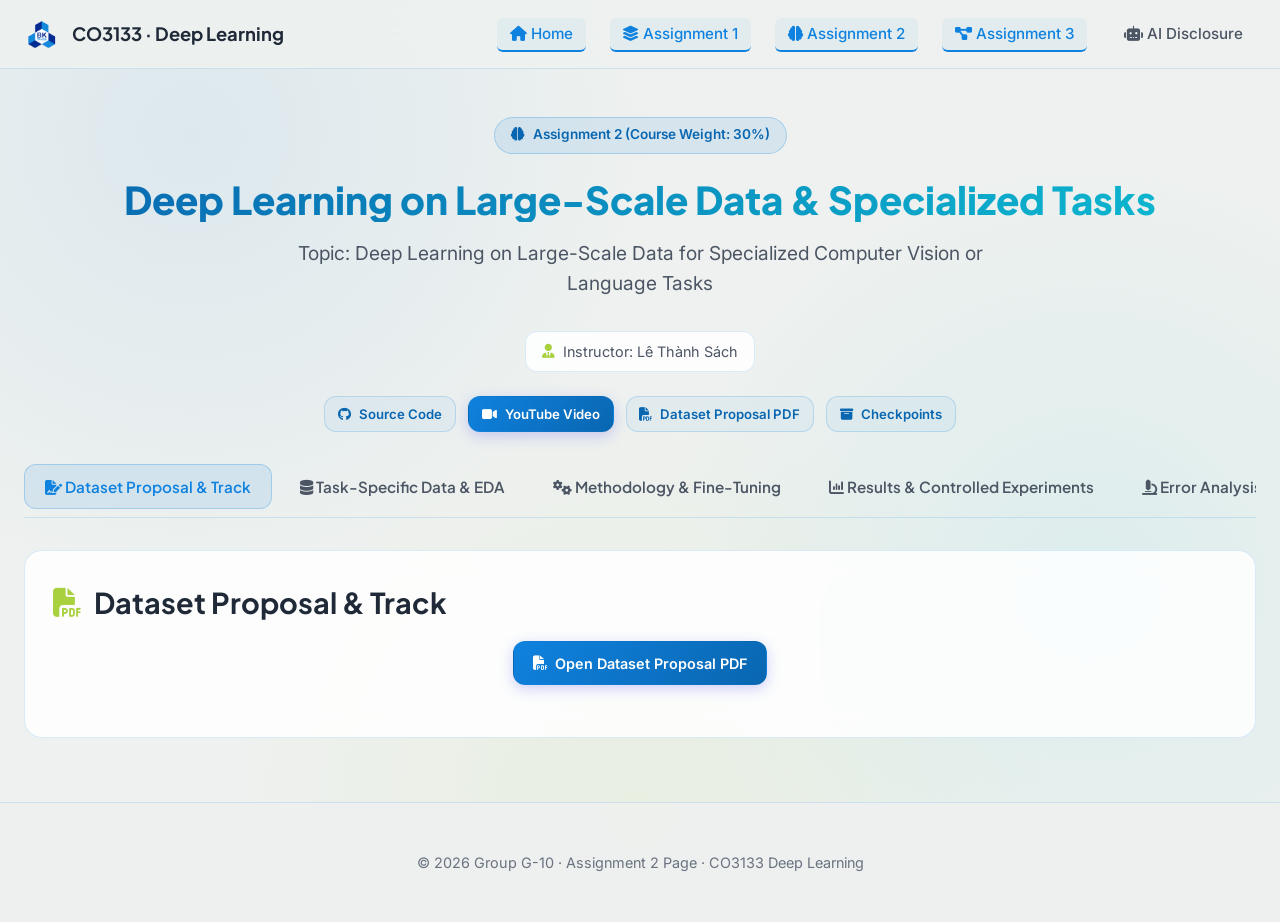
<file: Assignment2/index.html>
<!DOCTYPE html>
<html lang="en">
<head>
  <meta charset="UTF-8">
  <meta name="viewport" content="width=device-width, initial-scale=1.0">
  <title>Assignment 2 | Deep Learning & Its Applications</title>
  <meta name="description" content="Assignment 2: Deep Learning on Large-Scale Data and Specialized Tasks - Specialized Computer Vision / Language Track.">
  <link rel="stylesheet" href="../docs/assets/css/styles.css">
  <link rel="stylesheet" href="https://cdnjs.cloudflare.com/ajax/libs/font-awesome/6.4.0/css/all.min.css">
</head>
<body>

  <!-- Navigation Bar -->
  <nav class="navbar">
    <div class="container">
      <a href="../docs/index.html" class="nav-brand">
        <img src="../docs/assets/logoBK.png" alt="HCMUT Logo" class="brand-logo">
        <span>CO3133 · Deep Learning</span>
      </a>
      <ul class="nav-links">
        <li><a href="../docs/index.html" class="nav-link"><i class="fa-solid fa-house"></i> Home</a></li>
        <li><a href="../Assignment1/index.html" class="nav-link"><i class="fa-solid fa-layer-group"></i> Assignment 1</a></li>
        <li><a href="index.html" class="nav-link active"><i class="fa-solid fa-brain"></i> Assignment 2</a></li>
        <li><a href="../Assignment3/index.html" class="nav-link"><i class="fa-solid fa-diagram-project"></i> Assignment 3</a></li>
        <li><a href="../docs/index.html#ai-disclosure" class="nav-link"><i class="fa-solid fa-robot"></i> AI Disclosure</a></li>
      </ul>
    </div>
  </nav>

  <!-- Page Header -->
  <header class="hero" style="padding: 3rem 0 2rem 0;">
    <div class="container">
      <div class="hero-pill">
        <i class="fa-solid fa-brain"></i> Assignment 2 (Course Weight: 30%)
      </div>
      <h1 class="hero-title" style="font-size: 2.4rem;">Deep Learning on Large-Scale Data & Specialized Tasks</h1>
      <p class="hero-subtitle">
        Topic: Deep Learning on Large-Scale Data for Specialized Computer Vision or Language Tasks
      </p>

      <div class="hero-meta">
        <div class="meta-item"><i class="fa-solid fa-user-tie"></i> Instructor: Lê Thành Sách</div>
      </div>

      <div class="card-footer" style="justify-content: center; margin-top: 1.5rem;">
        <a href="https://github.com/MinhTrinhh/deep-learning-landing-page/tree/main/Assignment2/code" target="_blank" class="btn btn-secondary btn-sm"><i class="fa-brands fa-github"></i> Source Code</a>
        <a href="https://youtu.be/TchsxLzObbA" target="_blank" rel="noopener" class="btn btn-primary btn-sm"><i class="fa-solid fa-video"></i> YouTube Video</a>
        <a href="./dataproposal/dataproposal.pdf" target="_blank" class="btn btn-secondary btn-sm"><i class="fa-solid fa-file-pdf"></i> Dataset Proposal PDF</a>
        <a href="https://drive.google.com/drive/folders/1FDS-l2lV9RcuxKZlSyAKLUx_jlTiCJX3?usp=sharing" target="_blank" rel="noopener" class="btn btn-secondary btn-sm"><i class="fa-solid fa-box-archive"></i> Checkpoints</a>
      </div>
    </div>
  </header>

  <!-- Main Content Area (Handbook Section 2.2) -->
  <main class="container">

    <!-- Interactive Navigation Tabs -->
    <div class="tabs">
      <button class="tab-btn active" data-tab="tab-proposal"><i class="fa-solid fa-file-signature"></i> Dataset Proposal & Track</button>
      <button class="tab-btn" data-tab="tab-data"><i class="fa-solid fa-database"></i> Task-Specific Data & EDA</button>
      <button class="tab-btn" data-tab="tab-methodology"><i class="fa-solid fa-gears"></i> Methodology & Fine-Tuning</button>
      <button class="tab-btn" data-tab="tab-results"><i class="fa-solid fa-chart-column"></i> Results & Controlled Experiments</button>
      <button class="tab-btn" data-tab="tab-analysis"><i class="fa-solid fa-microscope"></i> Error Analysis & Compute Cost</button>
      <button class="tab-btn" data-tab="tab-video"><i class="fa-solid fa-play"></i> Video & Deliverables</button>
      <button class="tab-btn" data-tab="tab-ai"><i class="fa-solid fa-robot"></i> AI Disclosure</button>
    </div>

    <!-- TAB 1: Dataset Proposal -->
    <div class="tab-content active" id="tab-proposal">
      <div class="card">
        <h2 class="section-title"><i class="fa-solid fa-file-pdf"></i> Dataset Proposal & Track</h2>
        <div class="card-body" style="margin-top: 1rem; text-align: center;">
          <a href="./dataproposal/dataproposal.pdf" target="_blank" class="btn btn-primary">
            <i class="fa-solid fa-file-pdf"></i> Open Dataset Proposal PDF
          </a>
        </div>
      </div>
    </div>

    <!-- TAB 2: Task-Specific Data & EDA -->
    <div class="tab-content" id="tab-data">
      <div class="card">
        <h2 class="section-title"><i class="fa-solid fa-chart-line"></i> Exploratory Data Analysis</h2>
        <div class="card-body" style="margin-top: 1rem;">
          <p>
            The dataset contains COVID-19-related tweets labeled with one of five sentiment classes.
            The analysis below summarizes class balance, tweet length, and the temporal structure of
            the supplied training and test splits, and closes with representative example tweets. The model input is <code>OriginalTweet</code>; the
            target is <code>Sentiment</code>.
          </p>

          <div class="grid-2" style="margin-top: 1.5rem; gap: 1rem;">
            <div class="card" style="margin: 0;">
              <div class="card-body">
                <p style="color: var(--text-muted); margin-bottom: 0.35rem;">Training samples</p>
                <h3 style="margin: 0;">41,157</h3>
              </div>
            </div>
            <div class="card" style="margin: 0;">
              <div class="card-body">
                <p style="color: var(--text-muted); margin-bottom: 0.35rem;">Test samples</p>
                <h3 style="margin: 0;">3,798</h3>
              </div>
            </div>
            <div class="card" style="margin: 0;">
              <div class="card-body">
                <p style="color: var(--text-muted); margin-bottom: 0.35rem;">Sentiment classes</p>
                <h3 style="margin: 0;">5</h3>
              </div>
            </div>
            <div class="card" style="margin: 0;">
              <div class="card-body">
                <p style="color: var(--text-muted); margin-bottom: 0.35rem;">Missing tweet texts / labels</p>
                <h3 style="margin: 0;">0 / 0</h3>
              </div>
            </div>
          </div>

          <h3 style="margin-top: 2rem;">1. Sentiment Class Distribution</h3>
          <p>
            Positive is the largest training class (11,422; 27.75%), while Extremely Negative is the
            smallest (5,481; 13.32%). The dataset is moderately imbalanced, but no single class
            dominates. Accuracy should therefore be reported alongside macro-F1, which weights all
            five classes equally.
          </p>
          <figure style="margin: 1.25rem 0 1.75rem;">
            <img src="./corona_eda/class_distribution.png"
                 alt="Bar charts showing sentiment counts in the training and test sets"
                 loading="lazy"
                 style="display: block; width: 100%; max-width: 1000px; height: auto; margin: 0 auto; border-radius: var(--radius-md);">
            <figcaption style="text-align: center; color: var(--text-muted); font-size: 0.9rem; margin-top: 0.6rem;">
              Figure 1. Sentiment label counts in the supplied training and test sets.
            </figcaption>
          </figure>

          <h3>2. Tweet Length and Text Characteristics</h3>
          <p>
            Tweets contain informal social-media text, including URLs, hashtags, mentions, and
            punctuation. Mean tweet length is 204.20 characters and 30.50 whitespace-separated words
            in the training set, compared with 213.44 characters and 32.91 words in the test set.
            The observed maximum is 64 words in training and 62 words in testing.
          </p>
          <figure style="margin: 1.25rem 0 1.75rem;">
            <img src="./corona_eda/train_daily_counts.png"
                 alt="Histograms of whitespace-separated word counts per tweet for the training and test sets"
                 loading="lazy"
                 style="display: block; width: 100%; max-width: 1000px; height: auto; margin: 0 auto; border-radius: var(--radius-md);">
            <figcaption style="text-align: center; color: var(--text-muted); font-size: 0.9rem; margin-top: 0.6rem;">
              Figure 2. Word-count distributions for training and test tweets.
            </figcaption>
          </figure>

          <div class="table-responsive" style="margin: 1rem 0 1.75rem;">
            <table class="table">
              <thead>
                <tr><th>Statistic</th><th>Training set</th><th>Test set</th></tr>
              </thead>
              <tbody>
                <tr><td>Mean characters per tweet</td><td>204.20</td><td>213.44</td></tr>
                <tr><td>Median characters per tweet</td><td>215</td><td>227</td></tr>
                <tr><td>Mean words per tweet</td><td>30.50</td><td>32.91</td></tr>
                <tr><td>Median words per tweet</td><td>32</td><td>34</td></tr>
                <tr><td>Mean URLs per tweet</td><td>0.58</td><td>0.48</td></tr>
                <tr><td>Mean hashtags per tweet</td><td>1.97</td><td>2.06</td></tr>
                <tr><td>Mean mentions per tweet</td><td>0.43</td><td>0.32</td></tr>
              </tbody>
            </table>
          </div>

          <p>
            Preprocessing will preserve sentiment-bearing signals such as negation, punctuation,
            and hashtags. Token sequences will be truncated and padded consistently, with padding
            excluded from meaningful model computation through attention masks or sequence-length
            handling.
          </p>

          <h3 style="margin-top: 2rem;">3. Temporal Distribution Shift</h3>
          <p>
            The supplied test set primarily predates the training set: test dates span 2–16 March
            2020, whereas training dates span 16 March–14 April 2020. Tweet volume also varies
            substantially by date. Because COVID-19 discussion and public sentiment can change over
            time, test performance may reflect temporal distribution differences as well as model
            quality.
          </p>
          <div class="grid-2" style="margin-top: 1rem; gap: 1rem;">
            <figure style="margin: 0;">
              <img src="./corona_eda/word_count_distribution.png"
                   alt="Line chart of test tweet counts by date from early to mid-March 2020"
                   loading="lazy"
                   style="display: block; width: 100%; height: auto; border-radius: var(--radius-md);">
              <figcaption style="text-align: center; color: var(--text-muted); font-size: 0.9rem; margin-top: 0.6rem;">
                Figure 3. Test tweets per date (2–16 March 2020).
              </figcaption>
            </figure>
            <figure style="margin: 0;">
              <img src="./corona_eda/test_daily_counts.png"
                   alt="Line chart of training tweet counts by date from mid-March to mid-April 2020"
                   loading="lazy"
                   style="display: block; width: 100%; height: auto; border-radius: var(--radius-md);">
              <figcaption style="text-align: center; color: var(--text-muted); font-size: 0.9rem; margin-top: 0.6rem;">
                Figure 4. Training tweets per date (16 March–14 April 2020).
              </figcaption>
            </figure>
          </div>

          <h3 style="margin-top: 2rem;">4. Duplicate and Missing-Value Checks</h3>
          <p>
            Tweet texts and sentiment labels have no missing values. The preliminary normalized-text
            check found 15 repeated texts within the training set, no repeated normalized texts within
            the test set, and one normalized text shared across the two splits (approximately 0.03% of
            unique test texts). No conflicting sentiment labels were found for normalized duplicates.
            This overlap should be documented when reporting final evaluation results.
          </p>
          <p>
            Examples of the texts that are duplicated within the training set are listed below,
            each with its sentiment label (identical across all copies).
          </p>
          <div class="table-responsive" style="margin: 1rem 0 1.75rem;">
            <table class="table">
              <thead>
                <tr><th>#</th><th>OriginalTweet</th><th>Sentiment</th></tr>
              </thead>
              <tbody>
                <tr><td>1</td><td>Scammers often prey on people in the most difficult situations If you re contacted by someone offering to recover your money for an event or a holiday look out for the signs of a potential</td><td>Neutral</td></tr>
                <tr><td>2</td><td>19 for this too shall pass</td><td>Neutral</td></tr>
                <tr><td>3</td><td>Our life really changed about the middle of last week to be really honest with you said South Michigan Food Bank CEO Peter Vogel The demand on food from us has been really dramatic</td><td>Positive</td></tr>
                <tr><td>4</td><td>19 Get protected face masks on stock  regular prices</td><td>Positive</td></tr>
                <tr><td>5</td><td>With oil prices falling amid the COVID 19 recession it s the beginning of the end for fracking</td><td>Negative</td></tr>
                <tr><td>6</td><td>Part 2 No Toilet Paper Don t do this</td><td>Negative</td></tr>
                <tr><td>7</td><td>To get through this together we must all stay apart means you can still go to the grocery store as long as you re not in mandatory isolation or quarantine but limit it to once per week Otherwise</td><td>Positive</td></tr>
                <tr><td>8</td><td>With milk prices plunging to lows dairy farmers are dumping the product to curb an oversupply during the lockdown More</td><td>Negative</td></tr>
                <tr><td>9</td><td>All hands on deck  Grocery store executives get a taste of the hard life on coronavirus front lines</td><td>Negative</td></tr>
                <tr><td>10</td><td>With the COVID 19 pandemic ongoing many people are nervous about going to the grocery store An old tradition is seeing an uptick in business the milkman</td><td>Negative</td></tr>
                <tr><td>11</td><td>Food supply chains are strong in the COVID 19 pandemic To keep them that way strong public private cooperation smart policy responses and prudent consumer behavior are essential</td><td>Extremely Positive</td></tr>
                <tr><td>12</td><td>Remember if anyone in your household shows symptoms that may be Coronavirus then you MUST all stay at home That means no one goes to the supermarket or for walks outside Everyone stays in and follows these rules</td><td>Negative</td></tr>
              </tbody>
            </table>
          </div>

          <h3 style="margin-top: 2rem;">5. Representative Samples</h3>
          <p>
            Figure 5 shows 15 training tweets drawn at random (fixed seed), each titled with its
            sentiment label. They illustrate the kind of input the models will encounter: informal,
            noisy social-media text, mostly about supermarkets, panic buying, masks, online
            shopping, and public life in early 2020. Length varies from a single sentence to tweets
            long enough to be shortened in the figure, matching the word-count spread in Section 2.
            Fifteen tweets are too few to estimate class proportions, so those should be read from
            Section 1 rather than from this sample.
          </p>
          <figure style="margin: 1.25rem 0 1.75rem;">
            <img src="./outputs/eda/random_examples.png"
                 alt="Grid of 15 random training tweets, each titled with its sentiment label"
                 loading="lazy"
                 style="display: block; width: 100%; max-width: 1000px; height: auto; margin: 0 auto; border-radius: var(--radius-md);">
            <figcaption style="text-align: center; color: var(--text-muted); font-size: 0.9rem; margin-top: 0.6rem;">
              Figure 5. Fifteen random training tweets with their sentiment labels. Text is shown as
              decoded from the uncased tokenizer (lowercased, punctuation separated by spaces), and
              long tweets are shortened with an ellipsis, so it differs slightly from the raw CSV text.
            </figcaption>
          </figure>

          <div class="table-responsive" style="margin: 1rem 0 1.75rem;">
            <table class="table">
              <thead>
                <tr><th>Sample type</th><th>What it looks like</th><th>Examples in Figure 5</th></tr>
              </thead>
              <tbody>
                <tr>
                  <td>Markup and noise</td>
                  <td>Hashtags, @mentions, shortened links, and HTML-escaped ampersands appear inline with the text.</td>
                  <td><code># covid2019 # stayhomechallenge</code>, <code>@ keithbaldrey</code>, <code>https : / / t. co / kt8ltfpikn</code>, <code>amp ;</code></td>
                </tr>
                <tr>
                  <td>Informal writing</td>
                  <td>Missing apostrophes, casual phrasing, and rhetorical questions.</td>
                  <td>"ive never seen my pharmacy and grocery store so crowded", "doesnt want her identity", "who will benefit from this wave?"</td>
                </tr>
                <tr>
                  <td>Personal experience and opinion</td>
                  <td>First-person anecdotes, warnings, and complaints about panic buying, mask shortages, and personal risk.</td>
                  <td>Sweets-and-toilet-paper anecdote (Extremely Positive), masks in Finland (Extremely Negative), high-risk shopper (Extremely Negative)</td>
                </tr>
                <tr>
                  <td>News and informational posts</td>
                  <td>Neutral reporting with no personal voice, labeled with a range of classes.</td>
                  <td>Assessment centre opening (Neutral), primary elections pushed back (Neutral), cash use falling (Negative), donation to a city (Positive)</td>
                </tr>
                <tr>
                  <td>Promotional and business content</td>
                  <td>Marketing and consulting text aimed at brands and retailers, with little emotional language.</td>
                  <td>"find out how you can optimise talent generated content", "its imperative that marketers are sensitive", Acosta research initiative (all Positive)</td>
                </tr>
              </tbody>
            </table>
          </div>
        </div>
      </div>
    </div>

    <!-- TAB 3: Methodology -->
    <div class="tab-content" id="tab-methodology">
      <div class="card">
        <h2 class="section-title"><i class="fa-solid fa-sliders"></i> Baseline, Pretrained Backbone & Fine-Tuning Protocol</h2>
        <div class="card-body" style="margin-top: 1rem;">
          <p>
            The study compares three models on five-class tweet sentiment classification: a BiLSTM
            trained from scratch (EXP-1), DistilBERT with a frozen backbone where only the
            classification head is trained (EXP-2), and DistilBERT with full fine-tuning (EXP-3).
            All three share the same tokenizer, data splits, random seed, and checkpoint-selection
            rule, so differences in results come from the model and the training scope rather than
            from the data pipeline.
          </p>

          <!-- Activity Diagram -->
          <div class="method-heading">
            <div>
              <h3><i class="fa-solid fa-diagram-project"></i> Unified Experiment Activity Diagram</h3>
            </div>
            <p>Tokenize → split → train → validate → restore the best checkpoint → test once.</p>
          </div>

          <figure class="pipeline-diagram">
            <a href="./diagram-pipeline/pipeline-dl2.drawio.svg" target="_blank" aria-label="Open the full-size experiment activity diagram">
              <img src="./diagram-pipeline/pipeline-dl2.drawio.svg" alt="Activity diagram of the Corona_NLP data preparation, model training, checkpoint selection, testing, and evaluation workflow" style="color-scheme: only light;">
            </a>
            <figcaption>
              <span>Unified activity diagram for the data, model-development, and evaluation phases.</span>
            </figcaption>
          </figure>

          <!-- Data preparation callout -->
          <div class="callout callout-info" style="margin-top: 1.5rem;">
            <div class="callout-title"><i class="fa-solid fa-database"></i> Data Preparation</div>
            <div class="grid-2" style="margin-top: 0.5rem; font-size: 0.88rem;">
              <ul style="padding-left: 1.25rem; margin: 0;">
                <li><strong>Input / target:</strong> <code>OriginalTweet</code> → <code>Sentiment</code> (5 classes)</li>
                <li><strong>Tokenizer:</strong> <code>distilbert/distilbert-base-uncased</code> (lowercased WordPiece), shared by all three models</li>
                <li><strong>Sequence length:</strong> truncated to 128 tokens; padded dynamically to the longest tweet in each batch</li>
                <li><strong>Padding handling:</strong> attention mask for DistilBERT; true sequence lengths derived from the mask for the BiLSTM</li>
              </ul>
              <ul style="padding-left: 1.25rem; margin: 0;">
                <li><strong>Validation:</strong> stratified 10% subset held out from the training file (37,041 train / 4,116 validation, seed 42), used only for early stopping and checkpoint selection</li>
                <li><strong>Test:</strong> supplied test file, evaluated once with the selected checkpoint</li>
                <li><strong>Text handling:</strong> no cleaning; raw tweets are tokenized as-is, so negation, punctuation, hashtags, mentions, and links are preserved</li>
                <li><strong>Augmentation:</strong> none</li>
              </ul>
            </div>
          </div>

          <!-- Training configuration callout -->
          <div class="callout callout-info" style="margin-top: 1.5rem;">
            <div class="callout-title"><i class="fa-solid fa-gear"></i> Shared Training Configuration</div>
            <div class="grid-2" style="margin-top: 0.5rem; font-size: 0.88rem;">
              <ul style="padding-left: 1.25rem; margin: 0;">
                <li><strong>Optimizer:</strong> AdamW (weight decay 0.01)</li>
                <li><strong>Loss:</strong> <code>CrossEntropyLoss</code> (no class weights)</li>
                <li><strong>Gradient clipping:</strong> max norm 1.0</li>
                <li><strong>Early-stopping patience:</strong> 3 epochs</li>
                <li><strong>Checkpoint criterion:</strong> highest validation macro-F1</li>
              </ul>
              <ul style="padding-left: 1.25rem; margin: 0;">
                <li><strong>Random seed:</strong> 42 (Python, NumPy, PyTorch)</li>
                <li><strong>Mixed precision:</strong> not used</li>
                <li><strong>Device:</strong> first available of CUDA, MPS, CPU</li>
                <li><strong>Hardware:</strong> NVIDIA GeForce RTX 4060 Laptop GPU (8 GB)</li>
              </ul>
            </div>
          </div>

          <!-- Experiment configurations -->
          <h3 style="margin-top: 2rem; color: var(--secondary-light); font-size: 1.15rem;"><i class="fa-solid fa-flask"></i> Experiment Configurations</h3>
          <p class="section-desc">Hyperparameters that differ between the three experiments; everything else follows the shared configuration above.</p>
          <div class="table-responsive">
            <table class="table">
              <thead>
                <tr>
                  <th>Experiment</th>
                  <th>Model</th>
                  <th>Trainable parameters</th>
                  <th>Learning rate</th>
                  <th>LR schedule</th>
                  <th>Batch size (train / eval)</th>
                  <th>Max epochs</th>
                  <th>Checkpoint</th>
                </tr>
              </thead>
              <tbody>
                <tr>
                  <td><strong>EXP-1</strong></td>
                  <td>BiLSTM, trained from scratch</td>
                  <td>4,567,557 (100%)</td>
                  <td>1e-3</td>
                  <td>Constant</td>
                  <td>64 / 128</td>
                  <td>15</td>
                  <td><code>checkpoints/bilstm_best.pt</code></td>
                </tr>
                <tr>
                  <td><strong>EXP-2</strong></td>
                  <td>DistilBERT, frozen backbone</td>
                  <td>594,437 of 66,957,317 (0.89%)</td>
                  <td>2e-5</td>
                  <td>10% linear warm-up, then linear decay</td>
                  <td>16 / 32</td>
                  <td>5</td>
                  <td><code>checkpoints/distilbert_freezebb_best/</code></td>
                </tr>
                <tr>
                  <td><strong>EXP-3</strong></td>
                  <td>DistilBERT, full fine-tuning</td>
                  <td>66,957,317 (100%)</td>
                  <td>2e-5</td>
                  <td>10% linear warm-up, then linear decay</td>
                  <td>16 / 32</td>
                  <td>5</td>
                  <td><code>checkpoints/distilbert_best/</code></td>
                </tr>
              </tbody>
            </table>
          </div>

          <!-- Architecture definitions -->
          <h3 style="margin-top: 2rem; color: var(--secondary-light); font-size: 1.15rem;"><i class="fa-solid fa-layer-group"></i> Architecture Definitions</h3>
          <p class="section-desc">A from-scratch recurrent baseline and one pretrained Transformer used in two fine-tuning modes.</p>
          <div class="table-responsive">
            <table class="table">
              <thead>
                <tr>
                  <th>Experiment</th>
                  <th>Input representation</th>
                  <th>Implemented configuration</th>
                  <th>Loss function</th>
                  <th>Parameters</th>
                </tr>
              </thead>
              <tbody>
                <tr>
                  <td><strong>EXP-1 BiLSTM</strong></td>
                  <td>Token ids <code>[B, L]</code> plus sequence lengths</td>
                  <td>Embedding over the 30,522-token DistilBERT vocabulary (128 dimensions, random initialization, padding id 0 excluded from updates); two stacked bidirectional LSTM layers with hidden size 128 and dropout 0.3 between layers; the final forward and backward hidden states of the top layer are concatenated (256 values) → <code>Dropout(0.3)</code> → <code>Linear(256, 5)</code>.</td>
                  <td><code>CrossEntropyLoss</code></td>
                  <td>4,567,557 total; all trainable</td>
                </tr>
                <tr>
                  <td><strong>EXP-2 DistilBERT (frozen backbone)</strong></td>
                  <td>Token ids and attention mask, both <code>[B, L]</code></td>
                  <td>Pretrained <code>distilbert-base-uncased</code> (6 Transformer layers, 12 attention heads, hidden size 768). The first-token state feeds a head of <code>Linear(768, 768)</code> → ReLU → <code>Dropout(0.3)</code> → <code>Linear(768, 5)</code>. Embeddings and all encoder layers are frozen; only the head is trained.</td>
                  <td><code>CrossEntropyLoss</code></td>
                  <td>66,957,317 total; 594,437 trainable</td>
                </tr>
                <tr>
                  <td><strong>EXP-3 DistilBERT (full fine-tuning)</strong></td>
                  <td>Token ids and attention mask, both <code>[B, L]</code></td>
                  <td>Same architecture and classification head as EXP-2, with every parameter (embeddings, encoder layers, and head) updated during training.</td>
                  <td><code>CrossEntropyLoss</code></td>
                  <td>66,957,317 total; all trainable</td>
                </tr>
              </tbody>
            </table>
          </div>

          <section class="architecture-diagrams" aria-labelledby="architecture-diagrams-title">
            <div class="method-heading">
              <div>
                <span class="section-eyebrow">Layer-by-layer reference</span>
                <h3 id="architecture-diagrams-title"><i class="fa-solid fa-sitemap"></i> Implemented Architecture Diagrams</h3>
              </div>
              <p>Layer diagrams show each model’s tensor shapes and which parts are trainable.</p>
            </div>

            <div class="architecture-diagram-grid">
              <figure class="architecture-diagram-card">
                <a href="./diagram-models/bilstm-model.svg" target="_blank" aria-label="Open the full-size BiLSTM architecture diagram">
                  <img src="./diagram-models/bilstm-model.svg" alt="BiLSTM architecture: token ids, 128-dimensional embedding, two bidirectional LSTM layers with hidden size 128, concatenated final forward and backward hidden states, and a classifier producing 5 sentiment logits">
                </a>
                <figcaption>
                  <div class="architecture-diagram-summary"><strong>BiLSTM (EXP-1)</strong><span>Recurrent baseline trained from scratch · 4,567,557 parameters</span></div>
                  <ul class="compact-points">
                    <li>Learns 128-dimensional embeddings for the shared WordPiece vocabulary from random initialization.</li>
                    <li>Reads each tweet in both directions through two stacked LSTM layers, using true lengths to skip padding.</li>
                    <li>Concatenates the final forward and backward hidden states (256 values), applies dropout, and classifies into 5 sentiments.</li>
                  </ul>
                </figcaption>
              </figure>

              <figure class="architecture-diagram-card">
                <a href="./diagram-models/distilbert-frozen-model.svg" target="_blank" aria-label="Open the full-size frozen-backbone DistilBERT architecture diagram">
                  <img src="./diagram-models/distilbert-frozen-model.svg" alt="DistilBERT architecture with a frozen embedding layer and six frozen encoder layers, followed by a trainable classification head producing 5 sentiment logits">
                </a>
                <figcaption>
                  <div class="architecture-diagram-summary"><strong>DistilBERT, frozen backbone (EXP-2)</strong><span>594,437 trainable parameters</span></div>
                  <ul class="compact-points">
                    <li>Embeddings and six encoder layers (66,362,880 parameters) stay fixed.</li>
                    <li>Only the pre-classifier and classifier layers learn the sentiment mapping.</li>
                  </ul>
                </figcaption>
              </figure>

              <figure class="architecture-diagram-card">
                <a href="./diagram-models/distilbert-full-model.svg" target="_blank" aria-label="Open the full-size fully fine-tuned DistilBERT architecture diagram">
                  <img src="./diagram-models/distilbert-full-model.svg" alt="DistilBERT architecture with trainable embedding layer, six trainable encoder layers, and a trainable classification head producing 5 sentiment logits">
                </a>
                <figcaption>
                  <div class="architecture-diagram-summary"><strong>DistilBERT, full fine-tuning (EXP-3)</strong><span>66,957,317 trainable parameters</span></div>
                  <ul class="compact-points">
                    <li>Same architecture as EXP-2, with every layer updated.</li>
                    <li>A small learning rate with warm-up adapts the pretrained weights without overwriting them.</li>
                  </ul>
                </figcaption>
              </figure>
            </div>
          </section>

          <!-- Fine-tuning protocol -->
          <h3 style="margin-top: 2rem; color: var(--secondary-light); font-size: 1.15rem;"><i class="fa-solid fa-sliders"></i> Fine-Tuning Protocol</h3>
          <div class="grid-2" style="margin-top: 1rem; gap: 1rem;">
            <div class="card" style="margin: 0;">
              <div class="card-body">
                <h3 style="margin-top: 0;"><i class="fa-solid fa-lock"></i> Frozen backbone (EXP-2)</h3>
                <ul style="padding-left: 1.25rem; margin: 0;">
                  <li>Gradients are disabled for the embeddings and all six encoder layers.</li>
                  <li>The backbone runs in evaluation mode during training, so its dropout does not perturb the frozen features; the head stays in training mode.</li>
                  <li>The optimizer and gradient clipping only see the 594,437 trainable head parameters.</li>
                </ul>
              </div>
            </div>
            <div class="card" style="margin: 0;">
              <div class="card-body">
                <h3 style="margin-top: 0;"><i class="fa-solid fa-lock-open"></i> Full fine-tuning (EXP-3)</h3>
                <ul style="padding-left: 1.25rem; margin: 0;">
                  <li>All 66,957,317 parameters are updated with AdamW.</li>
                  <li>The learning rate warms up linearly over the first 10% of steps, then decays linearly to zero.</li>
                  <li>Warm-up and the small learning rate (2e-5) limit early updates that could damage pretrained representations.</li>
                  <li>The classification head dropout is 0.3; the encoder keeps DistilBERT’s default dropout.</li>
                </ul>
              </div>
            </div>
          </div>

          <div class="callout callout-info" style="margin-top: 1.5rem;">
            <div class="callout-title">Comparison scope</div>
            <p>
              EXP-2 and EXP-3 use the same learning rate, schedule, batch size, epoch budget, seed,
              and selection rule, so the set of trainable parameters is the only factor that changes.
              EXP-1 differs from both in architecture, pretraining, and hyperparameters, because a
              randomly initialized recurrent model needs a larger learning rate and more epochs.
            </p>
          </div>

          <!-- Evaluation protocol -->
          <h3 style="margin-top: 2rem; color: var(--secondary-light); font-size: 1.15rem;"><i class="fa-solid fa-chart-column"></i> Evaluation Protocol</h3>
          <p class="section-desc">Train, validate each epoch, restore the best validation macro-F1 checkpoint, then test once.</p>
          <div class="table-responsive">
            <table class="table">
              <thead>
                <tr><th>Category</th><th>What is measured</th></tr>
              </thead>
              <tbody>
                <tr>
                  <td>Classification quality</td>
                  <td>Accuracy, macro precision, macro recall, macro F1, and a per-class report on the supplied test split</td>
                </tr>
                <tr>
                  <td>Error structure</td>
                  <td>Confusion matrix per model, plus qualitative examples where the models agree or disagree</td>
                </tr>
                <tr>
                  <td>Learning behavior</td>
                  <td>Per-epoch training and validation loss and accuracy curves</td>
                </tr>
                <tr>
                  <td>Representation analysis</td>
                  <td>PCA, t-SNE, and UMAP projections and a class-prototype cosine similarity matrix of the representation that feeds the final linear layer</td>
                </tr>
                <tr>
                  <td>Compute cost</td>
                  <td>Training time, inference time per sample, FLOPs per sample, parameter count, and model size</td>
                </tr>
              </tbody>
            </table>
          </div>

          <div class="callout callout-info" style="margin-top: 1.5rem;">
            <div class="callout-title">Interpreting test results</div>
            <p>
              The supplied test split predates the training split and shares one normalized text with
              it (EDA Sections 3 and 4). Test scores may therefore reflect temporal distribution shift
              as well as model quality, and the validation subset, not the test set, is used for every
              training decision.
            </p>
          </div>

          <!-- Reproduction commands -->
          <h3 style="margin-top: 2rem; color: var(--secondary-light); font-size: 1.15rem;"><i class="fa-solid fa-terminal"></i> Reproducing the Experiments</h3>
          <div class="table-responsive">
            <table class="table">
              <thead>
                <tr><th>Purpose</th><th>Command</th></tr>
              </thead>
              <tbody>
                <tr><td>Train and evaluate EXP-1 (BiLSTM)</td><td><code>python code/main.py --base</code></td></tr>
                <tr><td>Train and evaluate EXP-2 (frozen backbone)</td><td><code>python code/main.py --pretrained --freeze</code></td></tr>
                <tr><td>Train and evaluate EXP-3 (full fine-tuning)</td><td><code>python code/main.py --pretrained</code></td></tr>
                <tr><td>Evaluate a saved model without training</td><td><code>python code/main.py --base --eval</code>, <code>python code/main.py --pretrained --freeze --eval</code>, or <code>python code/main.py --pretrained --eval</code></td></tr>
                <tr><td>Qualitative comparison from saved checkpoints</td><td><code>python code/main.py --infer</code></td></tr>
              </tbody>
            </table>
          </div>
        </div>
      </div>
    </div>

    <!-- TAB 4: Results & Controlled Experiments -->
    <div class="tab-content" id="tab-results">
      <div class="card">
        <h2 class="section-title"><i class="fa-solid fa-flask"></i> Controlled Factor Experiments & Metrics</h2>
        <div class="card-body" style="margin-top: 1rem;">

          <ul class="compact-points section-desc">
            <li>Same tokenizer, data splits, seed, and checkpoint-selection rule for every experiment.</li>
            <li>Seed <code>42</code> · 37,041 train / 4,116 validation / 3,798 test · 5 sentiment classes.</li>
          </ul>

          <div class="callout callout-info" style="margin-bottom: 1.5rem;">
            <div class="callout-title"><i class="fa-solid fa-circle-check"></i> Completed Experiment Status</div>
            <ul class="compact-points">
              <li>EXP-1, EXP-2, and EXP-3 were each trained once and evaluated once on the supplied test split with the checkpoint that had the highest validation macro-F1.</li>
              <li>All figures below come from the final console output and the plots written by <code>main.py</code> for those runs.</li>
            </ul>
          </div>

          <div class="table-responsive">
            <table class="table">
              <thead>
                <tr>
                  <th>Experiment ID</th>
                  <th>Changed Factor</th>
                  <th>Primary Metric (Test Accuracy)</th>
                  <th>Secondary Metric (Macro-F1)</th>
                  <th>Compute Cost</th>
                </tr>
              </thead>
              <tbody>
                <tr>
                  <td><strong>EXP-1</strong></td>
                  <td>Baseline (scratch training) · BiLSTM</td>
                  <td>73.17%</td>
                  <td>0.7421</td>
                  <td>247.36 s training · 4.57 M parameters</td>
                </tr>
                <tr>
                  <td><strong>EXP-2</strong></td>
                  <td>Pretrained Backbone (Frozen) · DistilBERT</td>
                  <td>38.94%</td>
                  <td>0.3779</td>
                  <td>331.45 s training · 66.96 M parameters (0.59 M trainable)</td>
                </tr>
                <tr style="background: rgba(15,130,223,0.1);">
                  <td><strong>EXP-3</strong></td>
                  <td>Pretrained Backbone (Full Fine-Tune) · DistilBERT</td>
                  <td><strong>85.33%</strong></td>
                  <td><strong>0.8577</strong></td>
                  <td>1,019.09 s training · 66.96 M parameters (all trainable)</td>
                </tr>
              </tbody>
            </table>
          </div>

          <div class="callout callout-info" style="margin-top: 1.5rem;">
            <div class="callout-title"><i class="fa-solid fa-magnifying-glass-chart"></i> Comparison from the completed runs</div>
            <ul class="compact-points">
              <li>Full fine-tuning (EXP-3) is the best model: <strong>85.33% test accuracy</strong> and <strong>0.8577 macro-F1</strong>, which is 12.16 accuracy points and 0.1156 macro-F1 above the BiLSTM baseline. Its test loss is 0.4941, against 0.8570 for the baseline.</li>
              <li>The frozen backbone (EXP-2) reaches only <strong>38.94% accuracy</strong> and <strong>0.3779 macro-F1</strong>. That is 34.23 accuracy points below the from-scratch BiLSTM and 46.39 points below full fine-tuning.</li>
              <li>EXP-2’s best validation macro-F1 (0.3893) came at its final epoch (5 of 5), so training had not plateaued when the epoch budget ended. Its score reflects the shared 2e-5 learning rate and five-epoch budget as much as the limits of frozen features; a larger learning rate or more epochs for the head would likely raise it, which this controlled setup does not test.</li>
              <li>Validation macro-F1 is higher than test macro-F1 for every model: by 2.4 points for EXP-1, 2.2 for EXP-3, and 1.1 for EXP-2. This is consistent with selecting checkpoints on validation data and with the temporal shift described in EDA Section 3, but these runs cannot separate the two effects.</li>
              <li>Early stopping: the BiLSTM’s best epoch was 7 and training stopped after epoch 10. Full fine-tuning peaked at epoch 4 of 5. The frozen run used all 5 epochs.</li>
            </ul>
          </div>

          <!-- Detailed metrics -->
          <h3 style="margin-top: 2rem; color: var(--secondary-light); font-size: 1.15rem;"><i class="fa-solid fa-table-list"></i> Detailed Test Metrics</h3>
          <p class="section-desc">Macro averages weight the five sentiment classes equally; the test split has 3,798 tweets.</p>
          <div class="table-responsive">
            <table class="table">
              <thead>
                <tr>
                  <th>Experiment</th>
                  <th>Test Loss</th>
                  <th>Accuracy</th>
                  <th>Macro-Precision</th>
                  <th>Macro-Recall</th>
                  <th>Macro-F1</th>
                  <th>Best Epoch (epochs run / max)</th>
                  <th>Best Validation Macro-F1</th>
                </tr>
              </thead>
              <tbody>
                <tr>
                  <td><strong>EXP-1 BiLSTM</strong></td>
                  <td>0.8570</td><td>0.7317</td><td>0.7677</td><td>0.7275</td><td>0.7421</td>
                  <td>7 (10 / 15)</td><td>0.7658</td>
                </tr>
                <tr>
                  <td><strong>EXP-2 DistilBERT (frozen backbone)</strong></td>
                  <td>1.3791</td><td>0.3894</td><td>0.4455</td><td>0.3700</td><td>0.3779</td>
                  <td>5 (5 / 5)</td><td>0.3893</td>
                </tr>
                <tr style="background: rgba(15,130,223,0.1);">
                  <td><strong>EXP-3 DistilBERT (full fine-tuning)</strong></td>
                  <td><strong>0.4941</strong></td><td><strong>0.8533</strong></td><td><strong>0.8606</strong></td><td><strong>0.8559</strong></td><td><strong>0.8577</strong></td>
                  <td>4 (5 / 5)</td><td><strong>0.8794</strong></td>
                </tr>
              </tbody>
            </table>
          </div>

          <!-- Per-class -->
          <h3 style="margin-top: 2rem; color: var(--secondary-light); font-size: 1.15rem;"><i class="fa-solid fa-list-check"></i> Per-Class Performance</h3>
          <p class="section-desc">Precision (P), recall (R), and F1 for each sentiment class on the test split.</p>
          <div class="table-responsive">
            <table class="table">
              <thead>
                <tr>
                  <th rowspan="2">Class</th>
                  <th rowspan="2">Support</th>
                  <th colspan="3">EXP-1 BiLSTM</th>
                  <th colspan="3">EXP-2 DistilBERT (frozen)</th>
                  <th colspan="3">EXP-3 DistilBERT (full)</th>
                </tr>
                <tr>
                  <th>P</th><th>R</th><th>F1</th>
                  <th>P</th><th>R</th><th>F1</th>
                  <th>P</th><th>R</th><th>F1</th>
                </tr>
              </thead>
              <tbody>
                <tr>
                  <td><strong>Extremely Negative</strong></td><td>592</td>
                  <td>0.7664</td><td>0.7483</td><td>0.7573</td>
                  <td>0.5337</td><td>0.1875</td><td>0.2775</td>
                  <td>0.8977</td><td>0.8598</td><td><strong>0.8783</strong></td>
                </tr>
                <tr>
                  <td><strong>Negative</strong></td><td>1,041</td>
                  <td>0.6743</td><td>0.7378</td><td>0.7046</td>
                  <td>0.3717</td><td>0.4063</td><td>0.3883</td>
                  <td>0.8363</td><td>0.8492</td><td><strong>0.8427</strong></td>
                </tr>
                <tr>
                  <td><strong>Neutral</strong></td><td>619</td>
                  <td>0.8837</td><td>0.7367</td><td>0.8035</td>
                  <td>0.4614</td><td>0.4540</td><td>0.4577</td>
                  <td>0.8276</td><td>0.8918</td><td><strong>0.8585</strong></td>
                </tr>
                <tr>
                  <td><strong>Positive</strong></td><td>947</td>
                  <td>0.6469</td><td>0.7603</td><td>0.6990</td>
                  <td>0.3251</td><td>0.5269</td><td>0.4021</td>
                  <td>0.8298</td><td>0.8342</td><td><strong>0.8320</strong></td>
                </tr>
                <tr>
                  <td><strong>Extremely Positive</strong></td><td>599</td>
                  <td>0.8673</td><td>0.6544</td><td>0.7460</td>
                  <td>0.5357</td><td>0.2755</td><td>0.3638</td>
                  <td>0.9117</td><td>0.8447</td><td><strong>0.8769</strong></td>
                </tr>
                <tr style="background: rgba(15,130,223,0.06);">
                  <td><strong>Macro average</strong></td><td>3,798</td>
                  <td>0.7677</td><td>0.7275</td><td>0.7421</td>
                  <td>0.4455</td><td>0.3700</td><td>0.3779</td>
                  <td>0.8606</td><td>0.8559</td><td><strong>0.8577</strong></td>
                </tr>
                <tr style="background: rgba(15,130,223,0.06);">
                  <td><strong>Weighted average</strong></td><td>3,798</td>
                  <td>0.7464</td><td>0.7317</td><td>0.7341</td>
                  <td>0.4258</td><td>0.3894</td><td>0.3819</td>
                  <td>0.8547</td><td>0.8533</td><td><strong>0.8536</strong></td>
                </tr>
              </tbody>
            </table>
          </div>

          <div class="callout callout-info" style="margin-top: 1.5rem;">
            <div class="callout-title"><i class="fa-solid fa-chart-column"></i> Per-class observations</div>
            <ul class="compact-points">
              <li>Pretraining helps every class. Moving from the BiLSTM to full fine-tuning raises F1 by 0.055 on Neutral (the smallest gain) up to 0.138 on Negative (the largest).</li>
              <li>The weakest class differs by model: Positive for the BiLSTM (F1 0.6990) and for full fine-tuning (0.8320), and Extremely Negative for the frozen run (0.2775, with recall of only 0.1875).</li>
              <li>The same precision/recall pattern appears in all three models. Both extreme classes have precision above recall, so they are predicted conservatively, while Positive and Negative have recall above precision, so they are over-predicted.</li>
              <li>The confusion matrices show that errors mostly fall between neighboring classes: adjacent-class confusions make up 72.0% of the BiLSTM’s errors, 80.4% of full fine-tuning’s, and 59.4% of the frozen run’s. When an extreme tweet is misclassified, 95–97% of those errors go to the adjacent milder class for the BiLSTM and full fine-tuning (64–76% for the frozen run).</li>
              <li>This fits the labeling consideration in the EDA tab, where boundaries between adjacent classes such as Positive and Extremely Positive can be subjective.</li>
              <li>The frozen run is far from balanced: it predicts Positive for 1,535 of 3,798 tweets (40.4%) although only 947 (24.9%) are Positive, and it recalls only 18.8% of Extremely Negative and 27.6% of Extremely Positive tweets.</li>
            </ul>
          </div>

          <!-- Compute cost -->
          <h3 style="margin-top: 2rem; color: var(--secondary-light); font-size: 1.15rem;"><i class="fa-solid fa-microchip"></i> Resource Metrics</h3>
          <p class="section-desc">Training time covers training passes only (validation excluded); inference time is per sample after warm-up.</p>
          <div class="table-responsive">
            <table class="table">
              <thead>
                <tr>
                  <th>Experiment</th>
                  <th>Total Train Time</th>
                  <th>Inference (ms/sample)</th>
                  <th>FLOPs (B/sample)</th>
                  <th>Parameters (M)</th>
                  <th>Trainable Parameters</th>
                  <th>Model Size</th>
                </tr>
              </thead>
              <tbody>
                <tr>
                  <td><strong>EXP-1 BiLSTM</strong></td>
                  <td>247.36 s</td>
                  <td>0.058519</td>
                  <td>0.085681</td>
                  <td>4.567557</td>
                  <td>4,567,557 (100%)</td>
                  <td>17.424 MB</td>
                </tr>
                <tr>
                  <td><strong>EXP-2 DistilBERT (frozen backbone)</strong></td>
                  <td>331.45 s</td>
                  <td>1.183257</td>
                  <td>8.332611</td>
                  <td>66.957317</td>
                  <td>594,437 (0.89%)</td>
                  <td>255.422 MB</td>
                </tr>
                <tr style="background: rgba(15,130,223,0.06);">
                  <td><strong>EXP-3 DistilBERT (full fine-tuning)</strong></td>
                  <td>1,019.09 s</td>
                  <td>1.186319</td>
                  <td>8.332611</td>
                  <td>66.957317</td>
                  <td>66,957,317 (100%)</td>
                  <td>255.422 MB</td>
                </tr>
              </tbody>
            </table>
          </div>

          <!-- Learning Curves -->
          <h3 style="margin-top: 2rem; color: var(--secondary-light); font-size: 1.15rem;"><i class="fa-solid fa-chart-line"></i> Learning Curves</h3>
          <div class="result-figure-stack">
            <figure class="result-figure-card">
              <a href="./outputs/learning_curves/bilstm_learning_curves.png" target="_blank" aria-label="Open the full-size BiLSTM learning curves">
                <img src="./outputs/learning_curves/bilstm_learning_curves.png" alt="BiLSTM training and validation loss and accuracy curves">
              </a>
              <figcaption><strong>EXP-1 BiLSTM</strong><span>Best validation macro-F1 0.7658 at epoch 7 · early stopped after epoch 10</span></figcaption>
            </figure>
            <figure class="result-figure-card">
              <a href="./outputs/learning_curves/distilbert (frozen backbone)_learning_curves.png" target="_blank" aria-label="Open the full-size frozen-backbone DistilBERT learning curves">
                <img src="./outputs/learning_curves/distilbert (frozen backbone)_learning_curves.png" alt="Frozen-backbone DistilBERT training and validation loss and accuracy curves">
              </a>
              <figcaption><strong>EXP-2 DistilBERT (frozen backbone)</strong><span>Best validation macro-F1 0.3893 at epoch 5 · all 5 epochs run</span></figcaption>
            </figure>
            <figure class="result-figure-card">
              <a href="./outputs/learning_curves/distilbert_learning_curves.png" target="_blank" aria-label="Open the full-size fully fine-tuned DistilBERT learning curves">
                <img src="./outputs/learning_curves/distilbert_learning_curves.png" alt="Fully fine-tuned DistilBERT training and validation loss and accuracy curves">
              </a>
              <figcaption><strong>EXP-3 DistilBERT (full fine-tuning)</strong><span>Best validation macro-F1 0.8794 at epoch 4 · all 5 epochs run</span></figcaption>
            </figure>
          </div>

          <!-- Learning process remarks -->
          <p class="section-desc" style="margin-top: 1.5rem;">Training Remarks</p>

          <section class="card" style="margin-top: 1rem;">
            <h3><i class="fa-solid fa-seedling"></i> EXP-1 BiLSTM</h3>
            <ul class="compact-points">
              <li>Training loss falls from 1.4382 to 0.1345 and training accuracy rises from 35.9% to 95.7% over 10 epochs, while validation macro-F1 climbs from 0.4267 to its peak of 0.7658 at epoch 7. In epochs 1–2 training accuracy is below validation accuracy (35.9% vs 43.1%, then 52.6% vs 55.1%) because it is averaged while the model is still improving.</li>
              <li>Validation loss is lowest at epoch 5 (0.7443) and rises afterwards, with a small dip at epoch 7, reaching 0.9702 by epoch 10 while training loss keeps falling. The macro-F1-selected checkpoint (epoch 7, validation loss 0.7774) therefore sits slightly after the loss minimum.</li>
              <li>The gap between training and validation accuracy is 14.7 points at the selected epoch (90.6% vs 75.9%) and 20.0 points at epoch 10 (95.7% vs 75.7%). Validation accuracy stays between 75.0% and 75.9% from epoch 7 on. Most of the model’s parameters (3.9 of 4.57 M) are in the randomly initialized embedding table, which can memorize the 37,041 training tweets.</li>
              <li>Validation macro-F1 stayed below 0.7658 for epochs 8–10 (0.7632, 0.7573, 0.7628), so training stopped after epoch 10 and the epoch-7 checkpoint was restored.</li>
            </ul>
          </section>

          <section class="card" style="margin-top: 1rem;">
            <h3><i class="fa-solid fa-lock"></i> EXP-2 DistilBERT (frozen backbone)</h3>
            <ul class="compact-points">
              <li>The best validation macro-F1 (0.3893) came at epoch 5 of 5, so the run had not passed its peak when the five-epoch budget ended and early stopping never applied.</li>
              <li>After all five epochs the frozen run’s validation macro-F1 (0.3893) is still far below the 0.7654 that full fine-tuning reached after a single epoch.</li>
              <li>Only the 594,437 head parameters update, and they start from random initialization at the small learning rate (2e-5) chosen for fine-tuning a pretrained backbone, so the head probably moves too slowly to converge in five epochs. This is why EXP-2 should be read as a frozen backbone under the same budget as EXP-3, not as the best a frozen backbone can do.</li>
              <li>Test macro-F1 (0.3779) is 1.1 points below the best validation score, the smallest gap of the three models.</li>
            </ul>
          </section>

          <section class="card" style="margin-top: 1rem;">
            <h3><i class="fa-solid fa-lock-open"></i> EXP-3 DistilBERT (full fine-tuning)</h3>
            <ul class="compact-points">
              <li>After a single epoch validation macro-F1 is already 0.7654, nearly the BiLSTM’s best (0.7658), and validation accuracy reaches 84.9% at epoch 2. Pretrained representations transfer almost immediately once the backbone is allowed to adapt.</li>
              <li>Validation macro-F1 peaks at 0.8794 (validation accuracy 87.7%) at epoch 4, but validation loss is lowest one epoch earlier (0.3863) and then rises (0.4082, 0.4821) while training loss keeps falling (0.3019, 0.2195, 0.1628), the onset of overfitting.</li>
              <li>The training–validation accuracy gap is 5.4 points at the selected epoch (93.1% vs 87.7%) and 8.1 points at epoch 5, against 14.7 points for the BiLSTM at its selected epoch.</li>
              <li>Epoch 5 did not improve (1/3), so the five-epoch budget ended before the patience limit was reached, and the epoch-4 checkpoint was restored.</li>
            </ul>
          </section>

          <div class="callout callout-info" style="margin-top: 1rem;">
            <div class="callout-title"><i class="fa-solid fa-scale-balanced"></i> Across the three runs</div>
            <ul class="compact-points">
              <li><strong>EXP-1 and EXP-3 overfit; EXP-2 had not peaked.</strong> Both models that adapt their embeddings or backbone show rising validation loss while training loss falls, whereas the frozen run’s best checkpoint is its final epoch.</li>
              <li><strong>Pretraining accelerates learning once the backbone adapts.</strong> After the first epoch, validation macro-F1 is 0.7654 for EXP-3, against 0.4267 for EXP-1; the frozen run’s best score after five epochs (0.3893) is still well below EXP-3’s epoch-1 value.</li>
              <li><strong>The checkpoint rule picks a later epoch than the loss minimum.</strong> For EXP-1 and EXP-3, the best macro-F1 epochs (7 and 4) come after the validation-loss minima (5 and 3), at the cost of slightly higher validation loss.</li>
              <li><strong>Epoch cost differs widely.</strong> An epoch takes about 23–26 s for the BiLSTM and 203–205 s for full fine-tuning, while the frozen run averages 66.3 s (331.45 s over 5 epochs).</li>
            </ul>
          </div>

          <!-- Confusion Matrices -->
          <h3 style="margin-top: 2rem; color: var(--secondary-light); font-size: 1.15rem;"><i class="fa-solid fa-border-all"></i> Confusion Matrices (Test Set)</h3>
          <div class="result-figure-stack">
            <figure class="result-figure-card result-figure-card--matrix">
              <a href="./outputs/metrics/bilstm_confusion_matrix.png" target="_blank" aria-label="Open the full-size BiLSTM confusion matrix">
                <img src="./outputs/metrics/bilstm_confusion_matrix.png" alt="BiLSTM confusion matrix on the test set">
              </a>
              <figcaption><strong>EXP-1 BiLSTM</strong><span>73.17% accuracy · 5×5 matrix · 3,798 test samples</span></figcaption>
            </figure>
            <figure class="result-figure-card result-figure-card--matrix">
              <a href="./outputs/metrics/distilbert (frozen backbone)_confusion_matrix.png" target="_blank" aria-label="Open the full-size frozen-backbone DistilBERT confusion matrix">
                <img src="./outputs/metrics/distilbert (frozen backbone)_confusion_matrix.png" alt="Frozen-backbone DistilBERT confusion matrix on the test set">
              </a>
              <figcaption><strong>EXP-2 DistilBERT (frozen backbone)</strong><span>38.94% accuracy · 5×5 matrix · 3,798 test samples</span></figcaption>
            </figure>
            <figure class="result-figure-card result-figure-card--matrix">
              <a href="./outputs/metrics/distilbert_confusion_matrix.png" target="_blank" aria-label="Open the full-size fully fine-tuned DistilBERT confusion matrix">
                <img src="./outputs/metrics/distilbert_confusion_matrix.png" alt="Fully fine-tuned DistilBERT confusion matrix on the test set">
              </a>
              <figcaption><strong>EXP-3 DistilBERT (full fine-tuning)</strong><span>85.33% accuracy · 5×5 matrix · 3,798 test samples</span></figcaption>
            </figure>
          </div>

          <!-- Representation analysis -->
          <h3 style="margin-top: 2rem; color: var(--secondary-light); font-size: 1.15rem;"><i class="fa-solid fa-circle-nodes"></i> Learned Representations</h3>
          <p class="section-desc">PCA, t-SNE, and UMAP projections and class-prototype cosine similarity of the representation that feeds each model’s final linear layer, computed on test tweets.</p>
          <div class="result-figure-stack">
            <figure class="result-figure-card">
              <a href="./outputs/eda/bilstm_dimensionality_reduction.png" target="_blank" aria-label="Open the full-size BiLSTM dimensionality reduction plots">
                <img src="./outputs/eda/bilstm_dimensionality_reduction.png" alt="PCA, t-SNE, and UMAP 2D projections of BiLSTM test representations colored by sentiment class">
              </a>
              <figcaption><strong>EXP-1 BiLSTM</strong><span>2D projections colored by sentiment class</span></figcaption>
            </figure>
            <figure class="result-figure-card">
              <a href="./outputs/eda/distilbert (frozen backbone)_dimensionality_reduction.png" target="_blank" aria-label="Open the full-size frozen-backbone DistilBERT dimensionality reduction plots">
                <img src="./outputs/eda/distilbert (frozen backbone)_dimensionality_reduction.png" alt="PCA, t-SNE, and UMAP 2D projections of frozen-backbone DistilBERT test representations colored by sentiment class">
              </a>
              <figcaption><strong>EXP-2 DistilBERT (frozen backbone)</strong><span>2D projections colored by sentiment class</span></figcaption>
            </figure>
            <figure class="result-figure-card">
              <a href="./outputs/eda/distilbert_dimensionality_reduction.png" target="_blank" aria-label="Open the full-size fully fine-tuned DistilBERT dimensionality reduction plots">
                <img src="./outputs/eda/distilbert_dimensionality_reduction.png" alt="PCA, t-SNE, and UMAP 2D projections of fully fine-tuned DistilBERT test representations colored by sentiment class">
              </a>
              <figcaption><strong>EXP-3 DistilBERT (full fine-tuning)</strong><span>2D projections colored by sentiment class</span></figcaption>
            </figure>
          </div>

          <div class="result-figure-stack" style="margin-top: 1.5rem;">
            <figure class="result-figure-card result-figure-card--matrix">
              <a href="./outputs/eda/bilstm_class_similarity_matrix.png" target="_blank" aria-label="Open the full-size BiLSTM class similarity matrix">
                <img src="./outputs/eda/bilstm_class_similarity_matrix.png" alt="Cosine similarity matrix between BiLSTM class prototypes">
              </a>
              <figcaption><strong>EXP-1 BiLSTM</strong><span>Cosine similarity between class prototypes</span></figcaption>
            </figure>
            <figure class="result-figure-card result-figure-card--matrix">
              <a href="./outputs/eda/distilbert (frozen backbone)_class_similarity_matrix.png" target="_blank" aria-label="Open the full-size frozen-backbone DistilBERT class similarity matrix">
                <img src="./outputs/eda/distilbert (frozen backbone)_class_similarity_matrix.png" alt="Cosine similarity matrix between frozen-backbone DistilBERT class prototypes">
              </a>
              <figcaption><strong>EXP-2 DistilBERT (frozen backbone)</strong><span>Cosine similarity between class prototypes</span></figcaption>
            </figure>
            <figure class="result-figure-card result-figure-card--matrix">
              <a href="./outputs/eda/distilbert_class_similarity_matrix.png" target="_blank" aria-label="Open the full-size fully fine-tuned DistilBERT class similarity matrix">
                <img src="./outputs/eda/distilbert_class_similarity_matrix.png" alt="Cosine similarity matrix between fully fine-tuned DistilBERT class prototypes">
              </a>
              <figcaption><strong>EXP-3 DistilBERT (full fine-tuning)</strong><span>Cosine similarity between class prototypes</span></figcaption>
            </figure>
          </div>

          <!-- Qualitative predictions -->
          <h3 style="margin-top: 2rem; color: var(--secondary-light); font-size: 1.15rem;"><i class="fa-solid fa-comments"></i> Qualitative Predictions</h3>
          <p class="section-desc">Test tweets grouped by whether all models, only some models, or no model classify them correctly (generated with <code>python code/main.py --infer</code>).</p>
          <figure style="margin: 1.25rem 0 1.75rem;">
            <a href="./outputs/metrics/qualitative_predictions.png" target="_blank" aria-label="Open the full-size qualitative predictions figure">
              <img src="./outputs/metrics/qualitative_predictions.png"
                   alt="Grid of example test tweets with the true sentiment and each model’s prediction marked correct or wrong"
                   loading="lazy"
                   style="display: block; width: 100%; max-width: 1000px; height: auto; margin: 0 auto; border-radius: var(--radius-md);">
            </a>
            <figcaption style="text-align: center; color: var(--text-muted); font-size: 0.9rem; margin-top: 0.6rem;">
              Example test tweets with the true label and each saved model’s prediction (the figure compares the BiLSTM and DistilBERT). Text is decoded from the tokenizer, so it is lowercased and truncated at 128 tokens.
            </figcaption>
          </figure>

          <!-- Traceability callout -->
          <div class="callout callout-info" style="margin-top: 2rem;">
            <div class="callout-title"><i class="fa-solid fa-fingerprint"></i> Result Traceability</div>
            <ul class="compact-points">
              <li>Configuration: <code>main.py</code>; checkpoints: <code>checkpoints/bilstm_best.pt</code>, <code>checkpoints/distilbert_freezebb_best/</code>, and <code>checkpoints/distilbert_best/</code>.</li>
              <li>Commands to regenerate every number and plot are listed in the Methodology tab; <code>--eval</code> re-evaluates a saved checkpoint without retraining.</li>
              <li>Per-epoch training history is stored next to each checkpoint as a <code>_history.json</code> file.</li>
            </ul>
          </div>

          <section class="card" style="margin-top: 1.5rem;">
            <h3><i class="fa-solid fa-flag-checkered"></i> Limitations & Conclusion</h3>
            <ul class="compact-points">
              <li><strong>Limited repeatability:</strong> each experiment is a single run with seed 42 and no confidence intervals, and runtime figures depend on the hardware listed in the Methodology tab, so absolute times are indicative.</li>
              <li><strong>Untuned frozen run:</strong> EXP-2 reuses the full fine-tuning learning rate and epoch budget so that trainable scope is the only changed factor. Its best epoch is the last one, so it is probably under-trained and does not show the best achievable frozen-backbone result.</li>
              <li><strong>Not a single-factor comparison for EXP-1:</strong> the BiLSTM differs from the DistilBERT runs in architecture, pretraining, learning rate, batch size, and epochs, so the gap reflects their combined effect.</li>
              <li><strong>Evaluation caveats:</strong> the test split predates the training split and shares one normalized text with it, and some labels are ambiguous between adjacent sentiment classes (see the EDA tab), so part of the remaining error may not be model failure.</li>
              <li><strong>Approximate FLOPs:</strong> <code>thop</code> counts layer operations only, so the DistilBERT FLOPs figure is a lower bound.</li>
              <li><strong>Best measured performance:</strong> EXP-3 (full fine-tuning) achieves 85.33% test accuracy and 0.8577 macro-F1.</li>
              <li><strong>Different practical trade-offs:</strong> the BiLSTM is the smallest and fastest model (4.57 M parameters, 0.0585 ms/sample) at 73.17% accuracy; freezing the backbone cuts training time by 67% but not inference cost, and it was the weakest model here.</li>
              <li><strong>Conclusion for this setup:</strong> under a shared 2e-5 learning rate and five-epoch budget, updating the whole DistilBERT backbone was necessary to benefit from pretraining, and it beat the from-scratch BiLSTM by a clear margin.</li>
            </ul>
          </section>

        </div>
      </div>
    </div>

    <!-- TAB 5: Error Analysis & Compute Cost -->
    <div class="tab-content" id="tab-analysis">
      <div class="card">
        <h2 class="section-title"><i class="fa-solid fa-bug"></i> Error Taxonomy & Compute-Cost Breakdown</h2>
        <div class="card-body" style="margin-top: 1rem;">
          <p>
            This tab breaks the test-set errors of the three experiments into failure categories using
            their confusion matrices (3,798 test tweets), illustrates why some tweets are hard with
            concrete examples, and analyzes compute cost from the measured run logs.
          </p>

          <!-- Failure category breakdown -->
          <h3 style="margin-top: 2rem; color: var(--secondary-light); font-size: 1.15rem;"><i class="fa-solid fa-bug"></i> Failure Category Breakdown</h3>
          <p class="section-desc">Every misclassification falls into exactly one of three categories, defined from the ordered sentiment scale.</p>
          <div class="table-responsive">
            <table class="table">
              <thead>
                <tr><th>Category</th><th>Definition</th><th>Example</th></tr>
              </thead>
              <tbody>
                <tr>
                  <td><strong>Intensity error</strong></td>
                  <td>Correct polarity but wrong strength: Negative ↔ Extremely Negative, or Positive ↔ Extremely Positive.</td>
                  <td>A Positive tweet predicted as Extremely Positive</td>
                </tr>
                <tr>
                  <td><strong>Neutral-boundary error</strong></td>
                  <td>A Neutral tweet predicted as a polar class, or a polar tweet predicted as Neutral.</td>
                  <td>A Neutral tweet predicted as Negative</td>
                </tr>
                <tr>
                  <td><strong>Polarity flip</strong></td>
                  <td>A negative-side class predicted as a positive-side class, or the reverse. Mild flips are Negative ↔ Positive; severe flips involve at least one extreme class.</td>
                  <td>A Negative tweet predicted as Positive (mild), or as Extremely Positive (severe)</td>
                </tr>
              </tbody>
            </table>
          </div>

          <h3 style="margin-top: 2rem; color: var(--secondary-light); font-size: 1.15rem;"><i class="fa-solid fa-table-list"></i> Errors by Category</h3>
          <p class="section-desc">Counts are test tweets; percentages in the first column are of all 3,798 tweets, and in the other columns they are shares of that model’s errors.</p>
          <div class="table-responsive">
            <table class="table">
              <thead>
                <tr>
                  <th>Experiment</th>
                  <th>Total errors (error rate)</th>
                  <th>Intensity errors</th>
                  <th>Neutral-boundary errors</th>
                  <th>Polarity flips</th>
                </tr>
              </thead>
              <tbody>
                <tr>
                  <td><strong>EXP-1 BiLSTM</strong></td>
                  <td>1,019 (26.8%)</td>
                  <td>518 (50.8%)</td>
                  <td>223 (21.9%)</td>
                  <td>278 (27.3%): 253 mild, 25 severe</td>
                </tr>
                <tr>
                  <td><strong>EXP-2 DistilBERT (frozen backbone)</strong></td>
                  <td>2,319 (61.1%)</td>
                  <td>773 (33.3%)</td>
                  <td>666 (28.7%)</td>
                  <td>880 (37.9%): 582 mild, 298 severe</td>
                </tr>
                <tr style="background: rgba(15,130,223,0.06);">
                  <td><strong>EXP-3 DistilBERT (full fine-tuning)</strong></td>
                  <td>557 (14.7%)</td>
                  <td>271 (48.7%)</td>
                  <td>182 (32.7%)</td>
                  <td>104 (18.7%): 97 mild, 7 severe</td>
                </tr>
              </tbody>
            </table>
          </div>

          <h3 style="margin-top: 2rem; color: var(--secondary-light); font-size: 1.15rem;"><i class="fa-solid fa-arrows-up-down"></i> Direction of Errors</h3>
          <p class="section-desc">“Under-called” means an extreme tweet predicted as the milder neighboring class (Extremely Negative → Negative, Extremely Positive → Positive); “over-called” is the reverse.</p>
          <div class="table-responsive">
            <table class="table">
              <thead>
                <tr>
                  <th>Experiment</th>
                  <th>Intensity under-called</th>
                  <th>Intensity over-called</th>
                  <th>Polar tweet → Neutral</th>
                  <th>Neutral tweet → polar</th>
                </tr>
              </thead>
              <tbody>
                <tr>
                  <td><strong>EXP-1 BiLSTM</strong></td>
                  <td>341 (65.8%)</td>
                  <td>177 (34.2%)</td>
                  <td>60</td>
                  <td>163</td>
                </tr>
                <tr>
                  <td><strong>EXP-2 DistilBERT (frozen backbone)</strong></td>
                  <td>641 (82.9%)</td>
                  <td>132 (17.1%)</td>
                  <td>328</td>
                  <td>338</td>
                </tr>
                <tr>
                  <td><strong>EXP-3 DistilBERT (full fine-tuning)</strong></td>
                  <td>169 (62.4%)</td>
                  <td>102 (37.6%)</td>
                  <td>115</td>
                  <td>67</td>
                </tr>
              </tbody>
            </table>
          </div>

          <h3 style="margin-top: 2rem; color: var(--secondary-light); font-size: 1.15rem;"><i class="fa-solid fa-list-ol"></i> Most Common Mistake per Class</h3>
          <p class="section-desc">The most frequent wrong prediction for each true class, with its count and its share of that class’s tweets.</p>
          <div class="table-responsive">
            <table class="table">
              <thead>
                <tr>
                  <th>True class</th>
                  <th>Support</th>
                  <th>EXP-1 BiLSTM</th>
                  <th>EXP-2 DistilBERT (frozen)</th>
                  <th>EXP-3 DistilBERT (full)</th>
                </tr>
              </thead>
              <tbody>
                <tr>
                  <td><strong>Extremely Negative</strong></td>
                  <td>592</td>
                  <td>Negative · 143 (24.2%)</td>
                  <td>Negative · 310 (52.4%)</td>
                  <td>Negative · 79 (13.3%)</td>
                </tr>
                <tr>
                  <td><strong>Negative</strong></td>
                  <td>1,041</td>
                  <td>Extremely Negative · 122 (11.7%)</td>
                  <td>Positive · 371 (35.6%)</td>
                  <td>Extremely Negative · 56 (5.4%)</td>
                </tr>
                <tr>
                  <td><strong>Neutral</strong></td>
                  <td>619</td>
                  <td>Negative · 89 (14.4%)</td>
                  <td>Positive · 196 (31.7%)</td>
                  <td>Negative · 38 (6.1%)</td>
                </tr>
                <tr>
                  <td><strong>Positive</strong></td>
                  <td>947</td>
                  <td>Negative · 133 (14.0%)</td>
                  <td>Negative · 211 (22.3%)</td>
                  <td>Negative · 55 (5.8%)</td>
                </tr>
                <tr>
                  <td><strong>Extremely Positive</strong></td>
                  <td>599</td>
                  <td>Positive · 198 (33.1%)</td>
                  <td>Positive · 331 (55.3%)</td>
                  <td>Positive · 90 (15.0%)</td>
                </tr>
              </tbody>
            </table>
          </div>

          <div class="callout callout-info" style="margin-top: 1.5rem;">
            <div class="callout-title"><i class="fa-solid fa-magnifying-glass-chart"></i> What the failure breakdown shows</div>
            <ul class="compact-points">
              <li><strong>Mostly graded mistakes, not reversals.</strong> For the BiLSTM and full fine-tuning, intensity errors are the largest category (50.8% and 48.7% of errors), while polarity flips account for 27.3% and 18.7%. Almost all of those flips are mild: 253 of 278 for the BiLSTM and 97 of 104 for full fine-tuning.</li>
              <li><strong>Extreme classes are under-called.</strong> 65.8% of the BiLSTM’s intensity errors, 62.4% of full fine-tuning’s, and 82.9% of the frozen run’s predict the milder neighbor. For example, the BiLSTM labels 198 of 599 Extremely Positive tweets (33.1%) as Positive, against 90 (15.0%) for full fine-tuning.</li>
              <li><strong>Pretraining does not help every category equally.</strong> Compared with the BiLSTM, full fine-tuning removes 62.6% of polarity flips and 47.7% of intensity errors, but only 18.4% of neutral-boundary errors, so the Neutral boundary improves least.</li>
              <li><strong>The frozen run fails differently.</strong> Polarity flips are its largest category (880 errors, 37.9%), including 298 severe flips and 22 direct Extremely Negative ↔ Extremely Positive swaps. It predicts Positive for 371 of 1,041 Negative tweets (35.6%), which suggests the frozen features carry sentiment polarity only weakly.</li>
              <li><strong>Neutral is handled differently by each model.</strong> The BiLSTM pushes Neutral tweets into polar classes far more often than it pulls polar tweets into Neutral (163 vs 60), while full fine-tuning does the opposite (115 polar tweets predicted as Neutral vs 67 the other way).</li>
            </ul>
          </div>

          <!-- Qualitative failure cases -->
          <h3 style="margin-top: 2rem; color: var(--secondary-light); font-size: 1.15rem;"><i class="fa-solid fa-comments"></i> Qualitative Failure Cases</h3>
          <p class="section-desc">Failures taken from the qualitative figure in the Results tab, which compares the BiLSTM with DistilBERT on eight test tweets.</p>
          <p>
            The eight tweets were selected deterministically (the first matches in each agreement
            category, varying the true class where possible), so they illustrate failure types rather
            than estimate how often each occurs. Six contain at least one wrong prediction and are
            listed below; the text is shown as decoded from the tokenizer, so it is lowercased, and
            links are omitted.
          </p>
          <div class="table-responsive">
            <table class="table">
              <thead>
                <tr>
                  <th>Tweet</th>
                  <th>True label</th>
                  <th>BiLSTM</th>
                  <th>DistilBERT</th>
                  <th>Failure category</th>
                  <th>Observation</th>
                </tr>
              </thead>
              <tbody>
                <tr>
                  <td>“# airsewa @ flyspicejet is not providing # webchecin customers free seats. passengers are forced to choose paid seats … this should be stopped as its discriminatory and against travellers rights”</td>
                  <td>Extremely Negative</td>
                  <td>Extremely Negative (correct)</td>
                  <td>Negative (wrong)</td>
                  <td>Intensity (under-called)</td>
                  <td>A formally worded complaint with evaluative terms but no overtly emotional language; DistilBERT stops one step short of the strong label, while the BiLSTM matches it.</td>
                </tr>
                <tr>
                  <td>“come on guys, please be like bob! # covid2019 # panicbuying # coronavirus”</td>
                  <td>Positive</td>
                  <td>Positive (correct)</td>
                  <td>Extremely Positive (wrong)</td>
                  <td>Intensity (over-called)</td>
                  <td>A short, upbeat appeal with hashtags and a meme-like reference; DistilBERT predicts the stronger class.</td>
                </tr>
                <tr>
                  <td>“so not due to # brexit at all then &amp; gt ; &amp; gt ; supermarkets begin # foodrationing after wave of # coronavirus - fuelled panic buying”</td>
                  <td>Neutral</td>
                  <td>Negative (wrong)</td>
                  <td>Neutral (correct)</td>
                  <td>Neutral boundary</td>
                  <td>A wry, news-like remark whose topic words (food rationing, panic buying) are negative; the BiLSTM appears to follow those words, while DistilBERT keeps Neutral.</td>
                </tr>
                <tr>
                  <td>“trending : new yorkers encounter empty supermarket shelves ( pictured, wegmans in brooklyn ), sold - out online grocers ( foodkick, maxdelivery ) as # coronavirus - fearing shoppers stock up”</td>
                  <td>Extremely Negative</td>
                  <td>Negative (wrong)</td>
                  <td>Extremely Negative (correct)</td>
                  <td>Intensity (under-called)</td>
                  <td>A descriptive news-style post about empty shelves; only DistilBERT reaches the strong label, and the BiLSTM stops at Negative.</td>
                </tr>
                <tr>
                  <td>“@ drtedros &quot; we cant stop # covid19 without protecting # healthworkers. prices of surgical masks have increased six - fold, n95 respirators have more than trebled &amp; amp ; gowns cost twice as much &quot;”</td>
                  <td>Neutral</td>
                  <td>Negative (wrong)</td>
                  <td>Negative (wrong)</td>
                  <td>Neutral boundary</td>
                  <td>A quoted statement reporting price increases; both models read the unfavorable facts as Negative, although the post only reports them.</td>
                </tr>
                <tr>
                  <td>“what precautionary measures have you all taken in your respective restaurants and hotels, comment below... # covid - 19 # coronavirus covid - 19 : hotel chains enforce precautionary measures, issue safety, hygiene advisories”</td>
                  <td>Extremely Positive</td>
                  <td>Positive (wrong)</td>
                  <td>Positive (wrong)</td>
                  <td>Intensity (under-called)</td>
                  <td>A question plus an informational note on safety measures; the Extremely Positive label is hard to infer from the text, so both predict the milder Positive.</td>
                </tr>
              </tbody>
            </table>
          </div>
          <p style="margin-top: 1rem;">
            The other two tweets are handled correctly by both models: a short supportive message
            (“find out how you can protect yourself and loved ones from # coronavirus.?”, Extremely
            Positive) and a long panic-buying post packed with hashtags (Negative).
          </p>

          <div class="callout callout-info" style="margin-top: 1.5rem;">
            <div class="callout-title"><i class="fa-solid fa-magnifying-glass-chart"></i> What the cases show</div>
            <ul class="compact-points">
              <li><strong>Graded errors, no reversals.</strong> Four of the six failures are intensity errors and two are neutral-boundary errors; none is a polarity flip. This is in line with the breakdown above, where polarity flips are only 27.3% (BiLSTM) and 18.7% (full fine-tuning) of errors.</li>
              <li><strong>Disagreements go both ways.</strong> DistilBERT under-calls the intensity in the first case and over-calls it in the second, while the BiLSTM errs in the third and fourth. The even split is by construction (two cases per category), not evidence of equal accuracy: DistilBERT is 12.16 accuracy points better overall.</li>
              <li><strong>Hardest when there is no overt emotion.</strong> Both models fail on the tweets that report facts or ask a question (the fifth and sixth cases), where the assigned label (Neutral, Extremely Positive) depends on annotator judgment. This matches the labeling consideration in the EDA tab.</li>
              <li><strong>Noisy surface text.</strong> All eight tweets contain hashtags, and several carry HTML-entity residue such as <code>&amp; amp ;</code> and <code>&amp; gt ;</code>, because the pipeline applies no text cleaning.</li>
            </ul>
          </div>

          <h3 style="margin-top: 1.5rem; font-size: 1.05rem;"><i class="fa-solid fa-circle-question"></i> Label-Ambiguity Examples from the Dataset</h3>
          <p class="section-desc">Other labeled tweets, from the EDA samples and the duplicated training texts, whose label is arguable. They are not confirmed errors of a model.</p>
          <div class="table-responsive">
            <table class="table">
              <thead>
                <tr><th>Tweet</th><th>Given label</th><th>Why it is hard</th><th>Related failure category</th></tr>
              </thead>
              <tbody>
                <tr>
                  <td>“ive never seen my pharmacy and grocery store so crowded in my life. like yall what happened to social distancing?”</td>
                  <td>Positive</td>
                  <td>Reads as concern about crowding, so the surface tone and the label disagree.</td>
                  <td>Polarity flip</td>
                </tr>
                <tr>
                  <td>“# coronavirus is further pushing people to move to online shopping. who will benefit from this wave?”</td>
                  <td>Positive</td>
                  <td>A neutral observation and question with no clear emotional tone.</td>
                  <td>Neutral boundary</td>
                </tr>
                <tr>
                  <td>“find out how you can optimise talent generated content and understand the isolated consumer by downloading our latest report.” (links omitted)</td>
                  <td>Positive</td>
                  <td>Promotional text with marketing language but no expressed emotion.</td>
                  <td>Neutral boundary</td>
                </tr>
                <tr>
                  <td>“catch up cash use has halved in the past few days as people switch to cards to avoid spreading the atm scheme said usage is likely to fall even further given the”</td>
                  <td>Negative</td>
                  <td>News-style report where the sentiment depends on reading the economic news as bad; the text also ends mid-sentence.</td>
                  <td>Neutral boundary</td>
                </tr>
                <tr>
                  <td>“With oil prices falling amid the COVID 19 recession it s the beginning of the end for fracking”</td>
                  <td>Negative</td>
                  <td>Viewpoint-dependent: bad news for the industry, but not necessarily negative in tone for every reader.</td>
                  <td>Polarity flip</td>
                </tr>
                <tr>
                  <td>“Food supply chains are strong in the COVID 19 pandemic To keep them that way strong public private cooperation smart policy responses and prudent consumer behavior are essential”</td>
                  <td>Extremely Positive</td>
                  <td>Reassuring, informational text; whether it is Positive or Extremely Positive is a judgment call.</td>
                  <td>Intensity</td>
                </tr>
              </tbody>
            </table>
          </div>

          <!-- Compute cost -->
          <h3 style="margin-top: 2rem; color: var(--secondary-light); font-size: 1.15rem;"><i class="fa-solid fa-microchip"></i> Hardware Compute Utilization</h3>
          <p class="section-desc">Training figures come from the logged training loop (validation passes, checkpoint saving, and test evaluation excluded) and were measured on a single NVIDIA GeForce RTX 4060 Laptop GPU (8 GB GDDR6).</p>

          <h3 style="margin-top: 1.5rem; font-size: 1.05rem;"><i class="fa-solid fa-clock"></i> GPU Time</h3>
          <div class="table-responsive">
            <table class="table">
              <thead>
                <tr>
                  <th>Experiment</th>
                  <th>Epochs run</th>
                  <th>Training time</th>
                  <th>GPU-hours</th>
                  <th>Time per epoch</th>
                  <th>Time to best checkpoint</th>
                  <th>Time after best checkpoint</th>
                </tr>
              </thead>
              <tbody>
                <tr>
                  <td><strong>EXP-1 BiLSTM</strong></td>
                  <td>10 of 15</td>
                  <td>247.36 s</td>
                  <td>0.0687</td>
                  <td>24.7 s</td>
                  <td>≈174.4 s (7 epochs)</td>
                  <td>≈73.0 s (3 epochs, 29.5%)</td>
                </tr>
                <tr>
                  <td><strong>EXP-2 DistilBERT (frozen backbone)</strong></td>
                  <td>5 of 5</td>
                  <td>331.45 s</td>
                  <td>0.0921</td>
                  <td>66.3 s</td>
                  <td>331.45 s (5 epochs)</td>
                  <td>0 s</td>
                </tr>
                <tr style="background: rgba(15,130,223,0.06);">
                  <td><strong>EXP-3 DistilBERT (full fine-tuning)</strong></td>
                  <td>5 of 5</td>
                  <td>1,019.09 s</td>
                  <td>0.2831</td>
                  <td>203.8 s</td>
                  <td>≈815.6 s (4 epochs)</td>
                  <td>≈203.5 s (1 epoch, 20.0%)</td>
                </tr>
              </tbody>
            </table>
          </div>
          <p class="section-desc" style="margin-top: 0.75rem;">The three reported runs used 1,597.90 s in total (0.4439 GPU-hours, about 26.6 minutes). Time-to-best figures sum the logged per-epoch times, which are rounded to 0.1 s; EXP-2’s per-epoch times were not logged, so only its total is shown.</p>

          <h3 style="margin-top: 1.5rem; font-size: 1.05rem;"><i class="fa-solid fa-gauge-high"></i> Throughput and Compute Efficiency</h3>
          <div class="table-responsive">
            <table class="table">
              <thead>
                <tr>
                  <th>Experiment</th>
                  <th>Training throughput (samples/s)</th>
                  <th>Inference latency (ms/sample)</th>
                  <th>Inference throughput (samples/s)</th>
                  <th>FLOPs (B/sample)</th>
                  <th>Effective rate (TFLOP/s)</th>
                </tr>
              </thead>
              <tbody>
                <tr>
                  <td><strong>EXP-1 BiLSTM</strong></td>
                  <td>1,497.5</td>
                  <td>0.058519</td>
                  <td>17,088</td>
                  <td>0.085681</td>
                  <td>1.46</td>
                </tr>
                <tr>
                  <td><strong>EXP-2 DistilBERT (frozen backbone)</strong></td>
                  <td>558.8</td>
                  <td>1.183257</td>
                  <td>845</td>
                  <td>8.332611</td>
                  <td>7.04</td>
                </tr>
                <tr style="background: rgba(15,130,223,0.06);">
                  <td><strong>EXP-3 DistilBERT (full fine-tuning)</strong></td>
                  <td>181.7</td>
                  <td>1.186319</td>
                  <td>843</td>
                  <td>8.332611</td>
                  <td>7.02</td>
                </tr>
              </tbody>
            </table>
          </div>
          <p class="section-desc" style="margin-top: 0.75rem;">Training throughput is the 37,041 training tweets times the epochs run, divided by training time. Inference was timed at the evaluation batch sizes (128 for the BiLSTM, 32 for DistilBERT). The effective rate is counted FLOPs per sample divided by measured time per sample. The RTX 4060 Laptop GPU has 3,072 CUDA cores and an FP32 peak of roughly 10–14.6 TFLOP/s depending on the laptop’s power limit, so DistilBERT’s effective rate is roughly 48–71% of peak and the BiLSTM’s roughly 10–15%.</p>

          <h3 style="margin-top: 1.5rem; font-size: 1.05rem;"><i class="fa-solid fa-memory"></i> Memory Footprint</h3>
          <div class="table-responsive">
            <table class="table">
              <thead>
                <tr>
                  <th>Experiment</th>
                  <th>Parameters</th>
                  <th>Weights (measured)</th>
                  <th>Gradients (estimated)</th>
                  <th>AdamW states (estimated)</th>
                  <th>Training state total (estimated)</th>
                </tr>
              </thead>
              <tbody>
                <tr>
                  <td><strong>EXP-1 BiLSTM</strong></td>
                  <td>4.57 M</td>
                  <td>17.42 MB</td>
                  <td>17.42 MB</td>
                  <td>34.85 MB</td>
                  <td>69.70 MB</td>
                </tr>
                <tr>
                  <td><strong>EXP-2 DistilBERT (frozen backbone)</strong></td>
                  <td>66.96 M (0.59 M trainable)</td>
                  <td>255.42 MB</td>
                  <td>2.27 MB</td>
                  <td>4.54 MB</td>
                  <td>262.22 MB</td>
                </tr>
                <tr style="background: rgba(15,130,223,0.06);">
                  <td><strong>EXP-3 DistilBERT (full fine-tuning)</strong></td>
                  <td>66.96 M (all trainable)</td>
                  <td>255.42 MB</td>
                  <td>255.42 MB</td>
                  <td>510.84 MB</td>
                  <td>1,021.69 MB (≈1.0 GB)</td>
                </tr>
              </tbody>
            </table>
          </div>
          <p class="section-desc" style="margin-top: 0.75rem;">Estimates assume 32-bit weights, one gradient per trainable parameter, and two AdamW moment buffers per trainable parameter. They exclude activations, the CUDA context, and allocator overhead, so real peak memory is higher. At inference time only the weights are needed. All three runs fit within the GPU’s 8 GB of memory.</p>

          <div class="callout callout-info" style="margin-top: 1.5rem;">
            <div class="callout-title"><i class="fa-solid fa-scale-balanced"></i> Cost versus accuracy</div>
            <ul class="compact-points">
              <li><strong>Full fine-tuning buys accuracy at a moderate training cost.</strong> Compared with the BiLSTM it adds 12.16 accuracy points for 771.7 s (12.9 minutes) more training, about 0.95 points per extra GPU-minute, but needs 14.7× the weight memory (255.42 vs 17.42 MB) and 20.3× the inference time per sample.</li>
              <li><strong>Freezing saves time and memory but not enough to matter here.</strong> The frozen run trains 3.07× faster than full fine-tuning (558.8 vs 181.7 samples/s) and its estimated training state is 3.9× smaller (262 MB vs 1.0 GB). Those savings of 687.6 s (11.5 minutes) and about 760 MB cost 46.39 accuracy points, and inference is no cheaper.</li>
              <li><strong>Early stopping cost is visible.</strong> The three patience epochs spent after the BiLSTM’s best checkpoint took 29.5% of its training time, and the one epoch after full fine-tuning’s best checkpoint took 20.0% of its time.</li>
              <li><strong>The BiLSTM uses hardware less efficiently per FLOP.</strong> It reaches about 1.46 counted TFLOP/s, 4.8× lower than DistilBERT’s 7.0 (roughly 10–15% of the GPU’s FP32 peak, against 48–71% for DistilBERT), which is consistent with the recurrence being less parallel than Transformer matrix multiplications. It is still far cheaper in absolute terms: 17,088 samples/s at inference against about 845.</li>
            </ul>
          </div>

          <div class="callout callout-info" style="margin-top: 1.5rem;">
            <div class="callout-title"><i class="fa-solid fa-triangle-exclamation"></i> Limits of this compute analysis</div>
            <ul class="compact-points">
              <li>Peak GPU memory, GPU utilization percentage, and power draw were not measured, so memory figures are analytic estimates, and utilization is only approximated from effective FLOP rates against a peak that depends on the laptop’s power limit.</li>
              <li>Each experiment was timed once, and inference was timed at the evaluation batch sizes, not at batch size 1.</li>
              <li>FLOPs come from the <code>thop</code> library, which counts layer operations only, so the DistilBERT FLOPs and its effective rate are lower bounds.</li>
            </ul>
          </div>
        </div>
      </div>
    </div>

    <!-- TAB 6: Video & Deliverables -->
    <div class="tab-content" id="tab-video">
      <div class="card" id="video-section">
        <h2 class="section-title"><i class="fa-solid fa-video"></i> Presentation Video & Deliverables</h2>
        <div class="card-body" style="margin-top: 1rem;">
          <div class="callout callout-info">
            <div class="callout-title">YouTube Title Standard</div>
            <p><code>CO3133-Semester-261 - Group G-10 - Assignment 2</code></p>
          </div>

          <div class="callout callout-info" style="margin-top: 1rem;">
            <div class="callout-title"><i class="fa-solid fa-link"></i> Available files</div>
            <ul class="compact-points">
              <li><a href="https://drive.google.com/drive/folders/1FDS-l2lV9RcuxKZlSyAKLUx_jlTiCJX3?usp=sharing" target="_blank" rel="noopener">Model checkpoints</a></li>
              <li><a href="https://drive.google.com/file/d/10V5eu3hkOxeuUKE81Xy6lWbEKdci_3WY/view?usp=sharing" target="_blank" rel="noopener">Assignment 2 report PDF</a></li>
              <li><a href="https://drive.google.com/file/d/1pS3oVBQUFCWTyHIaMjWSVbuG2iu1Mw1F/view?usp=sharing" target="_blank" rel="noopener">Assignment 2 presentation slide PDF</a></li>
              <li><a href="https://youtu.be/TchsxLzObbA" target="_blank" rel="noopener">Assignment 2 presentation YouTube</a></li>
            </ul>
          </div>
        </div>
      </div>
    </div>

    <!-- TAB 7: AI Disclosure -->
    <div class="tab-content" id="tab-ai">
      <div class="card">
        <h2 class="section-title"><i class="fa-solid fa-robot"></i> Assignment 2 AI Usage Disclosure</h2>
        <div class="card-body" style="margin-top: 1rem;">
          <div class="callout callout-info" style="margin-bottom: 1.5rem;">
            <div class="callout-title"><i class="fa-solid fa-circle-info"></i> Policy (Handbook Section 5)</div>
            <p>All generative AI tool usage is disclosed below. Source: <a href="./AI_USAGE.md" target="_blank" style="color: var(--secondary-light);">Assignment2/AI_USAGE.md</a>.</p>
          </div>

          <!-- Dynamically rendered from ./AI_USAGE.md -->
          <div id="ai-md-a1" style="font-size: 0.88rem; color: var(--text-muted);"><i class="fa-solid fa-spinner fa-spin"></i> Loading AI_USAGE.md…</div>
        </div>
      </div>
    </div>

  </main>

  <!-- Footer -->
  <footer class="footer">
    <div class="container">
      <p>© 2026 Group G-10 · Assignment 2 Page · CO3133 Deep Learning</p>
    </div>
  </footer>

  <script src="../docs/assets/js/main.js"></script>
</body>
</html>
</file>
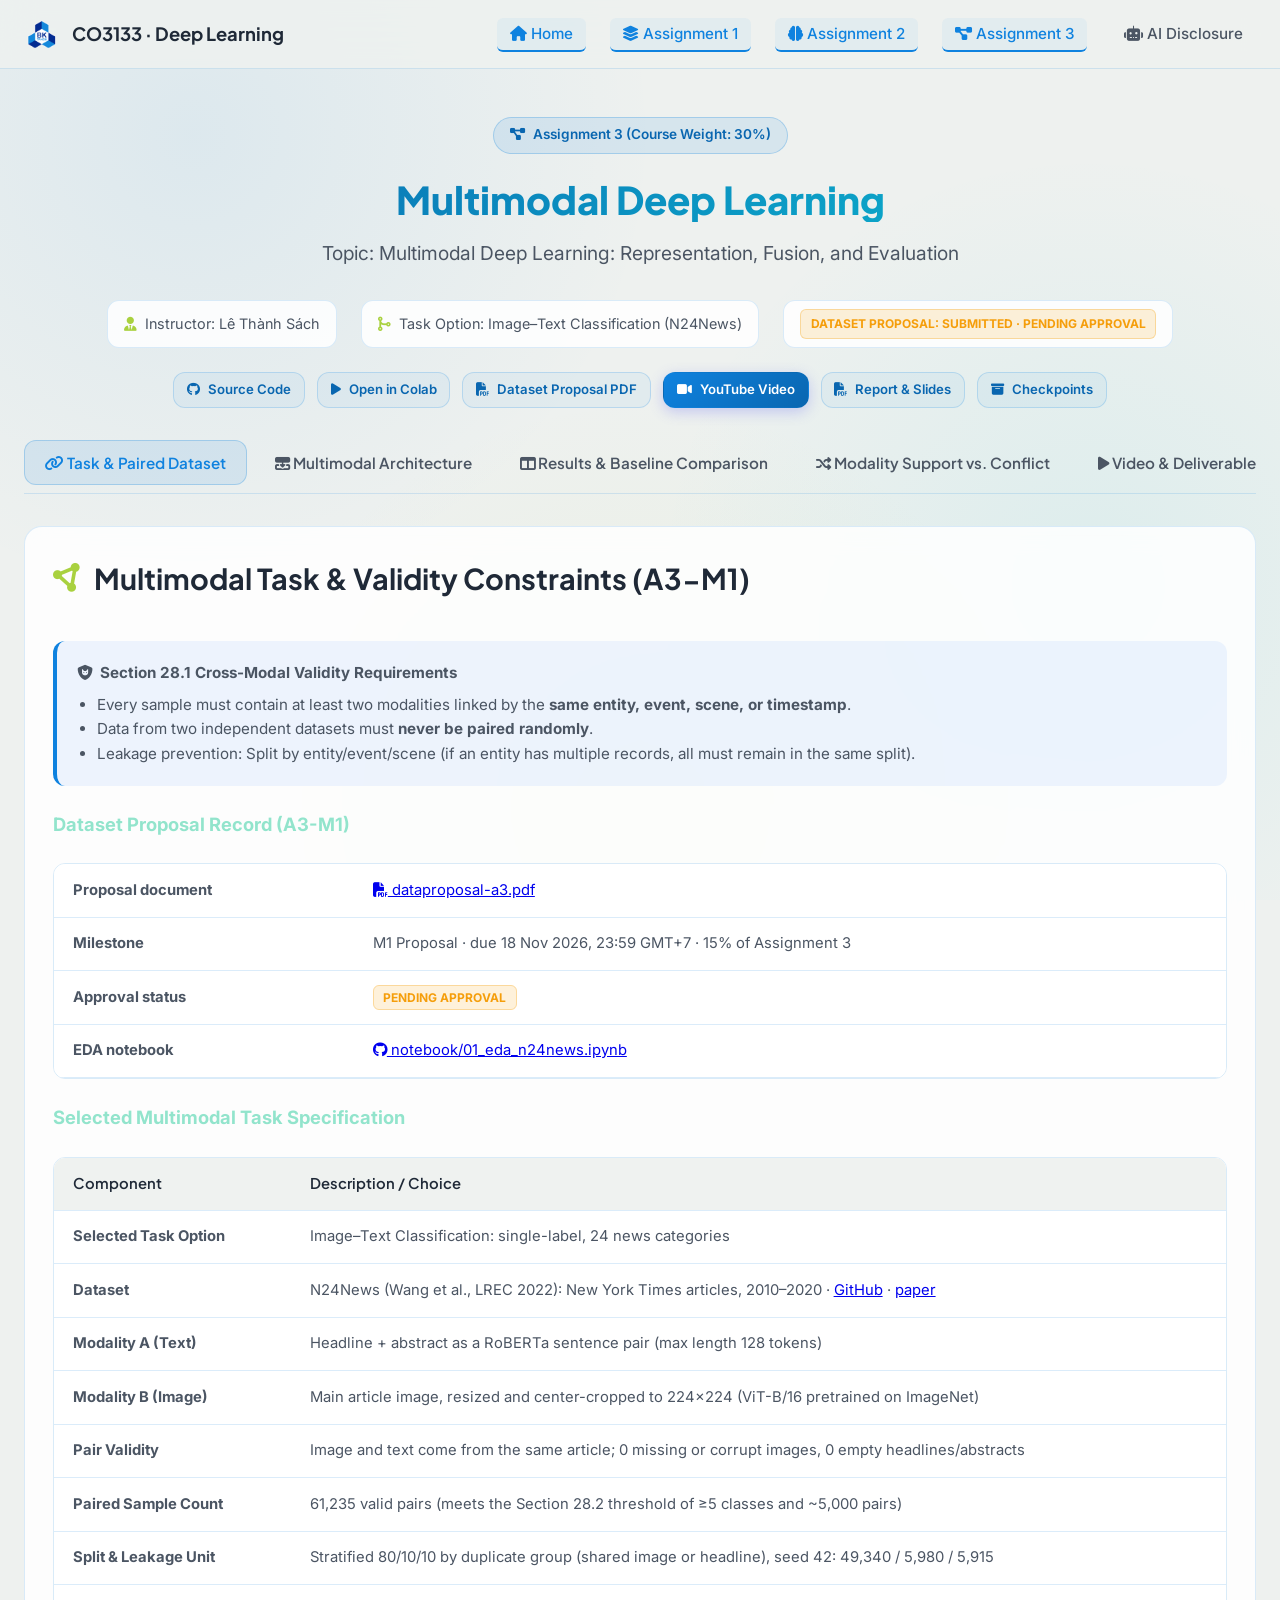
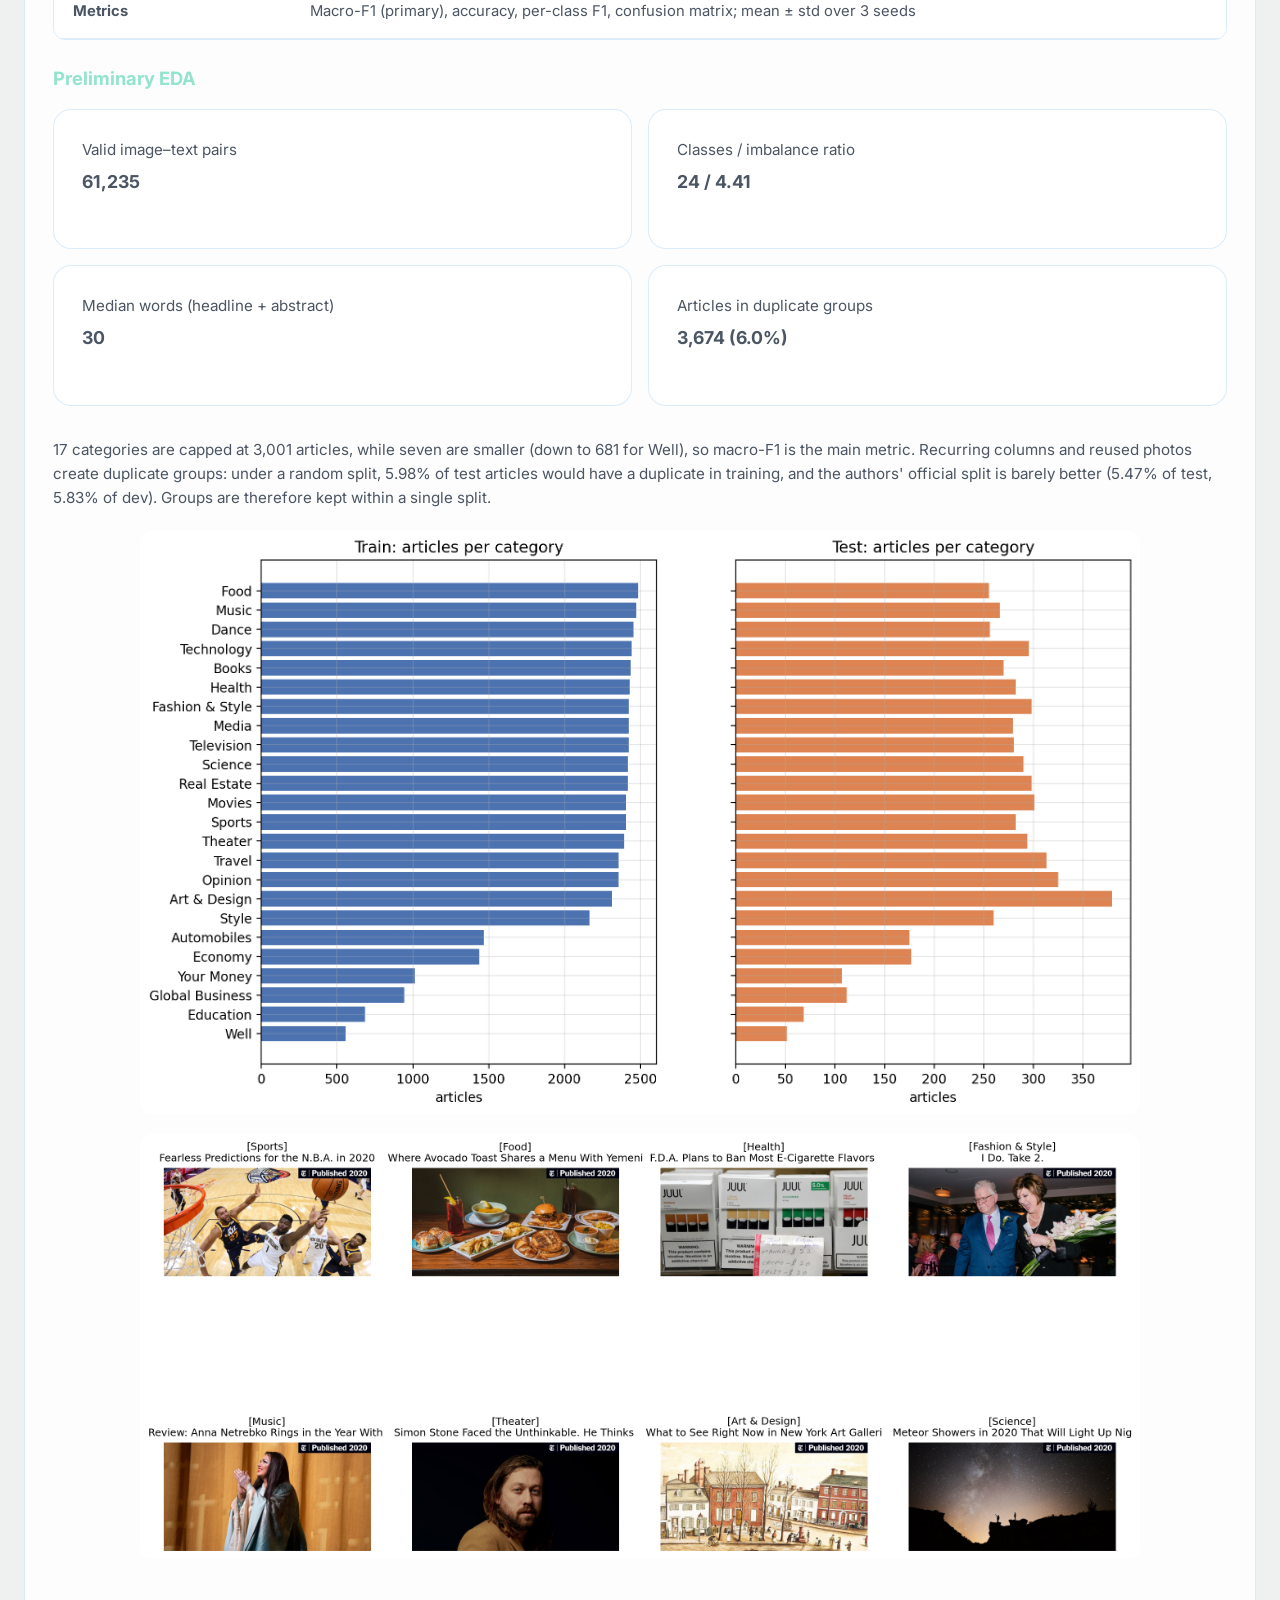
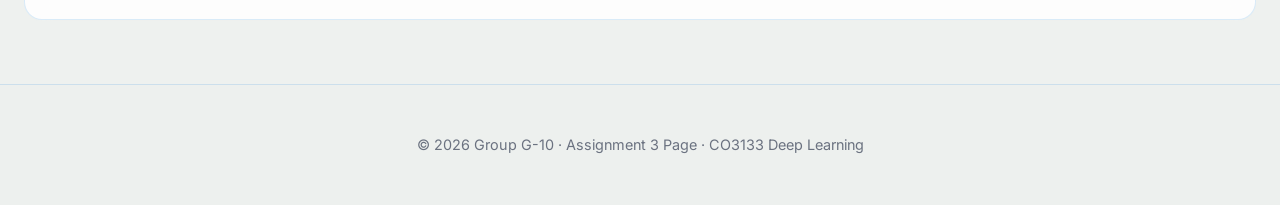
<file: Assignment3/index.html>
<!DOCTYPE html>
<html lang="en">
<head>
  <meta charset="UTF-8">
  <meta name="viewport" content="width=device-width, initial-scale=1.0">
  <title>Assignment 3 | Deep Learning & Its Applications</title>
  <meta name="description" content="Assignment 3: Multimodal Deep Learning - Representation, Fusion, and Evaluation.">
  <link rel="stylesheet" href="../docs/assets/css/styles.css">
  <link rel="stylesheet" href="https://cdnjs.cloudflare.com/ajax/libs/font-awesome/6.4.0/css/all.min.css">
</head>
<body>

  <!-- Navigation Bar -->
  <nav class="navbar">
    <div class="container">
      <a href="../docs/index.html" class="nav-brand">
        <img src="../docs/assets/logoBK.png" alt="HCMUT Logo" class="brand-logo">
        <span>CO3133 · Deep Learning</span>
      </a>
      <ul class="nav-links">
        <li><a href="../docs/index.html" class="nav-link"><i class="fa-solid fa-house"></i> Home</a></li>
        <li><a href="../Assignment1/index.html" class="nav-link"><i class="fa-solid fa-layer-group"></i> Assignment 1</a></li>
        <li><a href="../Assignment2/index.html" class="nav-link"><i class="fa-solid fa-brain"></i> Assignment 2</a></li>
        <li><a href="index.html" class="nav-link active"><i class="fa-solid fa-diagram-project"></i> Assignment 3</a></li>
        <li><a href="../docs/index.html#ai-disclosure" class="nav-link"><i class="fa-solid fa-robot"></i> AI Disclosure</a></li>
      </ul>
    </div>
  </nav>

  <!-- Page Header -->
  <header class="hero" style="padding: 3rem 0 2rem 0;">
    <div class="container">
      <div class="hero-pill">
        <i class="fa-solid fa-diagram-project"></i> Assignment 3 (Course Weight: 30%)
      </div>
      <h1 class="hero-title" style="font-size: 2.4rem;">Multimodal Deep Learning</h1>
      <p class="hero-subtitle">
        Topic: Multimodal Deep Learning: Representation, Fusion, and Evaluation
      </p>

      <div class="hero-meta">
        <div class="meta-item"><i class="fa-solid fa-user-tie"></i> Instructor: Lê Thành Sách</div>
        <div class="meta-item"><i class="fa-solid fa-code-merge"></i> Task Option: Image–Text Classification (N24News)</div>
        <div class="meta-item"><span class="card-badge badge-pending">Dataset Proposal: Submitted · Pending Approval</span></div>
      </div>

      <div class="card-footer" style="justify-content: center; margin-top: 1.5rem;">
        <a href="https://github.com/MinhTrinhh/deep-learning-landing-page/tree/main/Assignment3/code" target="_blank" class="btn btn-secondary btn-sm"><i class="fa-brands fa-github"></i> Source Code</a>
        <a href="https://colab.research.google.com/github/MinhTrinhh/deep-learning-landing-page/blob/main/Assignment3/notebook/02_colab_runner.ipynb" target="_blank" class="btn btn-secondary btn-sm"><i class="fa-solid fa-play"></i> Open in Colab</a>
        <a href="./dataproposal/dataproposal-a3.pdf" target="_blank" class="btn btn-secondary btn-sm"><i class="fa-solid fa-file-pdf"></i> Dataset Proposal PDF</a>
        <a href="#video-section" class="btn btn-primary btn-sm"><i class="fa-solid fa-video"></i> YouTube Video</a>
        <a href="./Presentation/" class="btn btn-secondary btn-sm"><i class="fa-solid fa-file-pdf"></i> Report & Slides</a>
        <a href="./checkpoints/" class="btn btn-secondary btn-sm"><i class="fa-solid fa-box-archive"></i> Checkpoints</a>
      </div>
    </div>
  </header>

  <!-- Main Content Area (Handbook Section 2.2) -->
  <main class="container">

    <!-- Interactive Navigation Tabs -->
    <div class="tabs">
      <button class="tab-btn active" data-tab="tab-task"><i class="fa-solid fa-link"></i> Task & Paired Dataset</button>
      <button class="tab-btn" data-tab="tab-architecture"><i class="fa-solid fa-diagram-next"></i> Multimodal Architecture</button>
      <button class="tab-btn" data-tab="tab-results"><i class="fa-solid fa-table-columns"></i> Results & Baseline Comparison</button>
      <button class="tab-btn" data-tab="tab-interaction"><i class="fa-solid fa-shuffle"></i> Modality Support vs. Conflict</button>
      <button class="tab-btn" data-tab="tab-video"><i class="fa-solid fa-play"></i> Video & Deliverables</button>
      <button class="tab-btn" data-tab="tab-ai"><i class="fa-solid fa-robot"></i> AI Disclosure</button>
    </div>

    <!-- TAB 1: Task & Paired Dataset -->
    <div class="tab-content active" id="tab-task">
      <div class="card">
        <h2 class="section-title"><i class="fa-solid fa-circle-nodes"></i> Multimodal Task & Validity Constraints (A3-M1)</h2>
        <div class="card-body" style="margin-top: 1rem;">
          
          <div class="callout callout-info">
            <div class="callout-title"><i class="fa-solid fa-shield-cat"></i> Section 28.1 Cross-Modal Validity Requirements</div>
            <ul style="padding-left: 1.25rem; margin-top: 0.5rem;">
              <li>Every sample must contain at least two modalities linked by the <strong>same entity, event, scene, or timestamp</strong>.</li>
              <li>Data from two independent datasets must <strong>never be paired randomly</strong>.</li>
              <li>Leakage prevention: Split by entity/event/scene (if an entity has multiple records, all must remain in the same split).</li>
            </ul>
          </div>

          <h3 style="margin-top: 1.5rem; color: var(--secondary-light); font-size: 1.15rem;">Dataset Proposal Record (A3-M1)</h3>
          <div class="table-responsive">
            <table class="table">
              <tbody>
                <tr>
                  <td><strong>Proposal document</strong></td>
                  <td><a href="./dataproposal/dataproposal-a3.pdf" target="_blank"><i class="fa-solid fa-file-pdf"></i> dataproposal-a3.pdf</a></td>
                </tr>
                <tr>
                  <td><strong>Milestone</strong></td>
                  <td>M1 Proposal · due 18 Nov 2026, 23:59 GMT+7 · 15% of Assignment 3</td>
                </tr>
                <tr>
                  <td><strong>Approval status</strong></td>
                  <td><span class="card-badge badge-pending">Pending Approval</span></td>
                </tr>
                <tr>
                  <td><strong>EDA notebook</strong></td>
                  <td><a href="https://github.com/MinhTrinhh/deep-learning-landing-page/blob/main/Assignment3/notebook/01_eda_n24news.ipynb" target="_blank"><i class="fa-brands fa-github"></i> notebook/01_eda_n24news.ipynb</a></td>
                </tr>
              </tbody>
            </table>
          </div>

          <h3 style="margin-top: 1.5rem; color: var(--secondary-light); font-size: 1.15rem;">Selected Multimodal Task Specification</h3>
          <div class="table-responsive">
            <table class="table">
              <thead>
                <tr>
                  <th>Component</th>
                  <th>Description / Choice</th>
                </tr>
              </thead>
              <tbody>
                <tr>
                  <td><strong>Selected Task Option</strong></td>
                  <td>Image–Text Classification: single-label, 24 news categories</td>
                </tr>
                <tr>
                  <td><strong>Dataset</strong></td>
                  <td>N24News (Wang et al., LREC 2022): New York Times articles, 2010–2020 · <a href="https://github.com/billywzh717/N24News" target="_blank">GitHub</a> · <a href="https://arxiv.org/abs/2108.13327" target="_blank">paper</a></td>
                </tr>
                <tr>
                  <td><strong>Modality A (Text)</strong></td>
                  <td>Headline + abstract as a RoBERTa sentence pair (max length 128 tokens)</td>
                </tr>
                <tr>
                  <td><strong>Modality B (Image)</strong></td>
                  <td>Main article image, resized and center-cropped to 224×224 (ViT-B/16 pretrained on ImageNet)</td>
                </tr>
                <tr>
                  <td><strong>Pair Validity</strong></td>
                  <td>Image and text come from the same article; 0 missing or corrupt images, 0 empty headlines/abstracts</td>
                </tr>
                <tr>
                  <td><strong>Paired Sample Count</strong></td>
                  <td>61,235 valid pairs (meets the Section 28.2 threshold of ≥5 classes and ~5,000 pairs)</td>
                </tr>
                <tr>
                  <td><strong>Split &amp; Leakage Unit</strong></td>
                  <td>Stratified 80/10/10 by duplicate group (shared image or headline), seed 42: 49,340 / 5,980 / 5,915</td>
                </tr>
                <tr>
                  <td><strong>Metrics</strong></td>
                  <td>Macro-F1 (primary), accuracy, per-class F1, confusion matrix; mean ± std over 3 seeds</td>
                </tr>
              </tbody>
            </table>
          </div>

          <h3 style="margin-top: 1.5rem; color: var(--secondary-light); font-size: 1.15rem;">Preliminary EDA</h3>
          <div class="grid-2" style="margin-top: 1rem; gap: 1rem;">
            <div class="card" style="margin: 0;">
              <div class="card-body">
                <p style="color: var(--text-muted); margin-bottom: 0.35rem;">Valid image–text pairs</p>
                <h3 style="margin: 0;">61,235</h3>
              </div>
            </div>
            <div class="card" style="margin: 0;">
              <div class="card-body">
                <p style="color: var(--text-muted); margin-bottom: 0.35rem;">Classes / imbalance ratio</p>
                <h3 style="margin: 0;">24 / 4.41</h3>
              </div>
            </div>
            <div class="card" style="margin: 0;">
              <div class="card-body">
                <p style="color: var(--text-muted); margin-bottom: 0.35rem;">Median words (headline + abstract)</p>
                <h3 style="margin: 0;">30</h3>
              </div>
            </div>
            <div class="card" style="margin: 0;">
              <div class="card-body">
                <p style="color: var(--text-muted); margin-bottom: 0.35rem;">Articles in duplicate groups</p>
                <h3 style="margin: 0;">3,674 (6.0%)</h3>
              </div>
            </div>
          </div>
          <p style="margin-top: 1.25rem;">
            17 categories are capped at 3,001 articles, while seven are smaller (down to 681 for Well), so macro-F1 is the main metric.
            Recurring columns and reused photos create duplicate groups: under a random split, 5.98% of test articles would have a
            duplicate in training, and the authors' official split is barely better (5.47% of test, 5.83% of dev). Groups are
            therefore kept within a single split.
          </p>
          <figure style="margin: 1.25rem 0 0.5rem;">
            <img src="./outputs/eda/figures/class_distribution.png"
                 alt="Bar charts showing articles per category in the training and test splits"
                 loading="lazy"
                 style="display: block; width: 100%; max-width: 1000px; height: auto; margin: 0 auto; border-radius: var(--radius-md);">
          </figure>
          <figure style="margin: 1.25rem 0 0.5rem;">
            <img src="./outputs/eda/figures/sample_pairs.png"
                 alt="Sample image–text pairs from eight N24News categories"
                 loading="lazy"
                 style="display: block; width: 100%; max-width: 1000px; height: auto; margin: 0 auto; border-radius: var(--radius-md);">
          </figure>

        </div>
      </div>
    </div>

    <!-- TAB 2: Multimodal Architecture -->
    <div class="tab-content" id="tab-architecture">
      <div class="card">
        <h2 class="section-title"><i class="fa-solid fa-gears"></i> Encoders, Data Alignment & Fusion Strategies</h2>
        <div class="card-body" style="margin-top: 1rem;">
          
          <div class="callout callout-info">
            <div class="callout-title"><i class="fa-solid fa-route"></i> Multimodal Pipeline Flow</div>
            <pre>Raw Paired Data → Preprocessing → DataLoader → Modality Encoders → Fusion Stage → Loss → Optimization → Prediction → Evaluation</pre>
          </div>

          <h3 style="margin-top: 1.5rem; color: var(--secondary-light); font-size: 1.15rem;">Fusion Stage & Operation Options</h3>
          <div class="grid-3" style="margin-top: 1rem;">
            <div class="callout callout-info" style="margin: 0;">
              <div class="callout-title">Early Fusion</div>
              <p style="font-size: 0.875rem;">Concatenation or joint projection of raw/low-level features prior to main representation encoding.</p>
            </div>
            <div class="callout callout-info" style="margin: 0;">
              <div class="callout-title">Intermediate Fusion</div>
              <p style="font-size: 0.875rem;">Cross-attention, bilinear pooling, or element-wise fusion at intermediate feature layers.</p>
            </div>
            <div class="callout callout-info" style="margin: 0;">
              <div class="callout-title">Late Fusion</div>
              <p style="font-size: 0.875rem;">Weighted ensemble or decision-level combination of unimodal output logit vectors.</p>
            </div>
          </div>

        </div>
      </div>
    </div>

    <!-- TAB 3: Results & Baseline Comparison -->
    <div class="tab-content" id="tab-results">
      <div class="card">
        <h2 class="section-title"><i class="fa-solid fa-table-list"></i> Unimodal vs. Multimodal Comparison (A3-M2)</h2>
        <div class="card-body" style="margin-top: 1rem;">

          <p>
            Test results on the duplicate-aware split (5,915 test articles), mean ± std over 3 seeds. Encoders are frozen;
            each model trains the same MLP head (LayerNorm per modality → concat → 512 → 24) on cached features, with the
            checkpoint selected on validation macro-F1.
          </p>

          <div class="table-responsive">
            <table class="table">
              <thead>
                <tr>
                  <th>Model Configuration</th>
                  <th>Modalities Used</th>
                  <th>Macro-F1 (primary)</th>
                  <th>Accuracy</th>
                  <th>Head Parameters</th>
                </tr>
              </thead>
              <tbody>
                <tr>
                  <td><strong>1. Unimodal Baseline A</strong></td>
                  <td>Text only (RoBERTa-base, mean pooling)</td>
                  <td><strong>82.04 ± 0.31</strong></td>
                  <td>83.65 ± 0.24</td>
                  <td>407,576</td>
                </tr>
                <tr>
                  <td><strong>2. Unimodal Baseline B</strong></td>
                  <td>Image only (ViT-B/16, ImageNet)</td>
                  <td>46.26 ± 0.21</td>
                  <td>48.61 ± 0.33</td>
                  <td>407,576</td>
                </tr>
                <tr>
                  <td><strong>3. Simple Fusion Baseline</strong></td>
                  <td>Text + image (concat, single CE loss)</td>
                  <td>80.79 ± 0.23</td>
                  <td>82.45 ± 0.25</td>
                  <td>802,328</td>
                </tr>
                <tr>
                  <td><strong>4. Improved Multimodal Model</strong></td>
                  <td>Text + image (cross-attention + gated fusion)</td>
                  <td>M3</td>
                  <td>M3</td>
                  <td>M3</td>
                </tr>
              </tbody>
            </table>
          </div>
          <p style="font-size: 0.85rem; color: var(--text-muted);">
            Text pooling (CLS 81.62 ± 0.24 vs. mean 82.04 ± 0.31) was chosen on validation macro-F1.
            Head training takes 5–19 s per run on a T4; the cost is dominated by the one-off feature extraction.
            Full tables: <a href="./outputs/metrics/m2/results.md" target="_blank">results.md</a> ·
            <a href="./outputs/metrics/m2/per_class_f1.csv" target="_blank">per_class_f1.csv</a>.
          </p>

          <figure style="margin: 1.25rem 0 0.5rem;">
            <img src="./outputs/metrics/m2/figures/model_comparison.png"
                 alt="Horizontal bars of test macro-F1: text 82.04, image 46.26, concat fusion 80.79"
                 loading="lazy"
                 style="display: block; width: 100%; max-width: 760px; height: auto; margin: 0 auto; border-radius: var(--radius-md);">
          </figure>

          <div class="callout callout-warning" style="margin-top: 1.25rem;">
            <div class="callout-title"><i class="fa-solid fa-triangle-exclamation"></i> Key finding: simple fusion is below text-only</div>
            <p style="font-size: 0.9rem;">
              Concatenation loses 1.25 macro-F1 points to the text model, about four times the seed standard deviation, so the
              gap is not noise. The image branch is weak (46.3 macro-F1) and the concat head has no mechanism to down-weight it:
              its validation loss starts rising after about five epochs while its training loss drops fastest, i.e. the head
              overfits the extra 768 image dimensions. This motivates the M3 model (gated fusion, auxiliary unimodal losses,
              modality dropout). Image-only is below the paper's 52.80 because our encoder is frozen, while the paper fine-tunes it.
            </p>
          </div>

          <h3 style="margin-top: 1.5rem; color: var(--secondary-light); font-size: 1.15rem;">Training Behavior</h3>
          <figure style="margin: 1rem 0 0.5rem;">
            <img src="./outputs/metrics/m2/figures/learning_curves.png"
                 alt="Validation macro-F1 and train/validation loss per epoch for the text, image and concat models"
                 loading="lazy"
                 style="display: block; width: 100%; max-width: 1100px; height: auto; margin: 0 auto; border-radius: var(--radius-md);">
          </figure>

          <h3 style="margin-top: 1.5rem; color: var(--secondary-light); font-size: 1.15rem;">Per-Category F1</h3>
          <figure style="margin: 1rem 0 0.5rem;">
            <img src="./outputs/metrics/m2/figures/per_class_f1.png"
                 alt="Test F1 per category for text, image and fusion, and fusion minus text per category"
                 loading="lazy"
                 style="display: block; width: 100%; max-width: 1100px; height: auto; margin: 0 auto; border-radius: var(--radius-md);">
          </figure>
          <p style="font-size: 0.9rem;">
            Fusion costs most on categories where the image carries little signal: Your Money (−6.0), Well (−3.9), Media (−3.3)
            and Music (−3.0). Style and Well remain the hardest categories for every model (F1 below 55), mostly confused with
            Fashion &amp; Style and Health.
          </p>

          <h3 style="margin-top: 1.5rem; color: var(--secondary-light); font-size: 1.15rem;">Confusion Matrices (test, row-normalized)</h3>
          <div class="grid-3" style="margin-top: 1rem; gap: 1rem;">
            <a href="./outputs/metrics/m2/figures/confusion_text.png" target="_blank">
              <img src="./outputs/metrics/m2/figures/confusion_text.png" alt="Confusion matrix of the text model" loading="lazy"
                   style="width: 100%; height: auto; border-radius: var(--radius-md);">
            </a>
            <a href="./outputs/metrics/m2/figures/confusion_image.png" target="_blank">
              <img src="./outputs/metrics/m2/figures/confusion_image.png" alt="Confusion matrix of the image model" loading="lazy"
                   style="width: 100%; height: auto; border-radius: var(--radius-md);">
            </a>
            <a href="./outputs/metrics/m2/figures/confusion_concat.png" target="_blank">
              <img src="./outputs/metrics/m2/figures/confusion_concat.png" alt="Confusion matrix of the concat fusion model" loading="lazy"
                   style="width: 100%; height: auto; border-radius: var(--radius-md);">
            </a>
          </div>

        </div>
      </div>
    </div>

    <!-- TAB 4: Modality Support vs. Conflict -->
    <div class="tab-content" id="tab-interaction">
      <div class="card">
        <h2 class="section-title"><i class="fa-solid fa-arrows-split-up-and-left"></i> Modality Support vs. Conflict (A3-M2)</h2>
        <div class="card-body" style="margin-top: 1rem;">

          <p>
            For every test article we compare which of the text, image and concat models is correct (mean of 3 seeds, 5,915 articles).
            The fusion model fixes 268 text errors but breaks 340 correct text predictions, so it is a net loss.
          </p>

          <figure style="margin: 1.25rem 0 0.5rem;">
            <img src="./outputs/metrics/m2/figures/modality_agreement.png"
                 alt="Counts of support, harm and conflict cases between the text, image and fusion models on the test set"
                 loading="lazy"
                 style="display: block; width: 100%; max-width: 1000px; height: auto; margin: 0 auto; border-radius: var(--radius-md);">
          </figure>

          <div class="grid-2" style="margin-top: 1.25rem;">
            <div class="callout callout-info">
              <div class="callout-title"><i class="fa-solid fa-circle-check" style="color: var(--status-approved);"></i> Support: fusion fixes the text model</div>
              <p style="font-size: 0.9rem;">268 articles (4.5%), including 131 where only the image was right.</p>
              <ul style="padding-left: 1.25rem; margin-top: 0.5rem; font-size: 0.875rem;">
                <li><em>"Where Avocado Toast Shares a Menu With Yemeni Favorites"</em>: text → Travel, image → Food, fusion → <strong>Food</strong> ✓</li>
                <li><em>"Overwhelmed by Medical Bills, and Finding Help on TikTok"</em>: text → Your Money, image → Health, fusion → <strong>Health</strong> ✓</li>
                <li><em>"'Party of Five' and 'Little America': Immigrant Stories That Get the Job Done"</em>: text → Movies, image → Television, fusion → <strong>Television</strong> ✓</li>
              </ul>
            </div>
            <div class="callout callout-warning">
              <div class="callout-title"><i class="fa-solid fa-triangle-exclamation"></i> Conflict: the image pulls fusion away</div>
              <p style="font-size: 0.9rem;">340 articles (5.8%) where text was right and fusion is wrong; in 293 of them the image was also wrong.</p>
              <ul style="padding-left: 1.25rem; margin-top: 0.5rem; font-size: 0.875rem;">
                <li><em>"Eat Natto, Live Longer?"</em>: true Well, text → Well, image → Science, fusion → <strong>Health</strong> ✗</li>
                <li><em>"The Lewis Prize Awards $1.75 Million for Music Education"</em>: true Music, text → Music, image → Books, fusion → <strong>Books</strong> ✗</li>
                <li><em>"Oyo Scales Back as SoftBank-Funded Companies Retreat"</em>: true Technology, text → Technology, image → Media, fusion → <strong>Global Business</strong> ✗</li>
              </ul>
            </div>
          </div>
          <p style="font-size: 0.85rem; color: var(--text-muted); margin-top: 0.75rem;">
            All 634 support/harm articles of the best fusion seed, with headlines and the three predictions:
            <a href="./outputs/metrics/m2/fusion_cases.csv" target="_blank">fusion_cases.csv</a> ·
            per-seed counts: <a href="./outputs/metrics/m2/modality_agreement.csv" target="_blank">modality_agreement.csv</a>.
          </p>

        </div>
      </div>
    </div>

    <!-- TAB 5: Video & Deliverables -->
    <div class="tab-content" id="tab-video">
      <div class="card" id="video-section">
        <h2 class="section-title"><i class="fa-solid fa-video"></i> Presentation Video & Deliverables</h2>
        <div class="card-body" style="margin-top: 1rem;">
          <div class="callout callout-info">
            <div class="callout-title">YouTube Title Standard</div>
            <p><code>CO3133-Semester-261 - Group G-10 - Assignment 3</code></p>
          </div>

          <div class="video-responsive">
            <div class="video-placeholder">
              <i class="fa-brands fa-youtube"></i>
              <p><strong>YouTube Video Embed Placeholder (Assignment 3)</strong></p>
            </div>
          </div>
        </div>
      </div>
    </div>

    <!-- TAB 6: AI Disclosure -->
    <div class="tab-content" id="tab-ai">
      <div class="card">
        <h2 class="section-title"><i class="fa-solid fa-robot"></i> Assignment 3 AI Disclosure</h2>
        <div class="card-body" style="margin-top: 1rem;">
          <p>AI usage logs for Assignment 3 according to Section 5 of the handbook.</p>
        </div>
      </div>
    </div>

  </main>

  <!-- Footer -->
  <footer class="footer">
    <div class="container">
      <p>© 2026 Group G-10 · Assignment 3 Page · CO3133 Deep Learning</p>
    </div>
  </footer>

  <script src="../docs/assets/js/main.js"></script>
</body>
</html>
</file>
<file: docs/assets/css/styles.css>
/* ==========================================================================
   Deep Learning & Its Applications (CO3133) - Design System & Styles
   ========================================================================== */

@import url('https://fonts.googleapis.com/css2?family=Inter:wght@300;400;500;600;700;800&family=JetBrains+Mono:wght@400;500;600&family=Plus+Jakarta+Sans:wght@500;600;700;800&display=swap');

:root {
  /* Color Palette - Beach Theme */
  --bg-dark: #eef1ef;
  --bg-card: rgba(255, 255, 255, 0.85);
  --bg-card-hover: rgba(255, 255, 255, 1);
  --bg-surface: #ffffff;
  --bg-glass: rgba(255, 255, 255, 0.65);
  
  --border-color: rgba(15, 130, 223, 0.15);
  --border-highlight: rgba(13, 188, 209, 0.4);
  
  --primary: #0f82df;
  --primary-light: #0dbcd1;
  --primary-dark: #0966b0;
  --secondary: #a9d13f;
  --secondary-light: #92e4cc;
  --accent: #0dbcd1;
  
  --text-main: #1f2937;
  --text-muted: #4b5563;
  --text-subtle: #6b7280;
  
  --status-approved: #86ad21;
  --status-pending: #f59e0b;
  --status-info: #0f82df;

  /* Fonts & Shadows */
  --font-heading: 'Plus Jakarta Sans', -apple-system, sans-serif;
  --font-body: 'Inter', -apple-system, sans-serif;
  --font-mono: 'JetBrains Mono', monospace;
  
  --glow-primary: 0 0 25px rgba(15, 130, 223, 0.2);
  --glow-secondary: 0 0 25px rgba(169, 209, 63, 0.2);
  --glass-shadow: 0 8px 32px 0 rgba(0, 0, 0, 0.05);
  
  --radius-sm: 6px;
  --radius-md: 12px;
  --radius-lg: 18px;
  --radius-xl: 24px;

  --transition: all 0.25s cubic-bezier(0.4, 0, 0.2, 1);
}

/* Base Reset & Typography */
* {
  box-sizing: border-box;
  margin: 0;
  padding: 0;
}

html {
  scroll-behavior: smooth;
  font-size: 16px;
}

body {
  background-color: var(--bg-dark);
  color: var(--text-main);
  font-family: var(--font-body);
  line-height: 1.6;
  overflow-x: hidden;
  background-image: 
    radial-gradient(circle at 15% 15%, rgba(15, 130, 223, 0.08) 0%, transparent 35%),
    radial-gradient(circle at 85% 65%, rgba(13, 188, 209, 0.08) 0%, transparent 35%),
    radial-gradient(circle at 50% 90%, rgba(169, 209, 63, 0.08) 0%, transparent 40%);
  background-attachment: fixed;
}

/* Layout Containers */
.container {
  max-width: 1280px;
  margin: 0 auto;
  padding: 0 1.5rem;
}

/* Header & Navigation */
.navbar {
  position: sticky;
  top: 0;
  z-index: 100;
  background: rgba(238, 241, 239, 0.85);
  backdrop-filter: blur(16px);
  -webkit-backdrop-filter: blur(16px);
  border-bottom: 1px solid var(--border-color);
  padding: 1rem 0;
  transition: var(--transition);
}

.navbar .container {
  display: flex;
  justify-content: space-between;
  align-items: center;
}

.nav-brand {
  display: flex;
  align-items: center;
  gap: 0.75rem;
  text-decoration: none;
  color: var(--text-main);
  font-family: var(--font-heading);
  font-weight: 700;
  font-size: 1.15rem;
}

.brand-logo {
  width: 2.25rem;
  height: 2.25rem;
  object-fit: contain;
}

.brand-badge {
  background: linear-gradient(135deg, var(--primary), var(--secondary));
  color: white;
  padding: 0.25rem 0.6rem;
  border-radius: var(--radius-sm);
  font-size: 0.75rem;
  font-weight: 800;
  letter-spacing: 0.5px;
}

.nav-links {
  display: flex;
  list-style: none;
  gap: 1.5rem;
  align-items: center;
}

.nav-link {
  color: var(--text-muted);
  text-decoration: none;
  font-weight: 500;
  font-size: 0.95rem;
  transition: var(--transition);
  padding: 0.4rem 0.8rem;
  border-radius: var(--radius-sm);
}

.nav-link:hover, .nav-link.active {
  color: var(--primary);
  background: rgba(15, 130, 223, 0.05);
}

.nav-link.active {
  color: var(--primary);
  border-bottom: 2px solid var(--primary);
}

/* Hero Section */
.hero {
  padding: 4rem 0 3rem 0;
  text-align: center;
  position: relative;
}

.hero-pill {
  display: inline-flex;
  align-items: center;
  gap: 0.5rem;
  padding: 0.4rem 1rem;
  background: rgba(15, 130, 223, 0.1);
  border: 1px solid rgba(15, 130, 223, 0.25);
  border-radius: 9999px;
  color: var(--primary-dark);
  font-size: 0.85rem;
  font-weight: 600;
  margin-bottom: 1.5rem;
}

.hero-title {
  font-family: var(--font-heading);
  font-size: 3rem;
  font-weight: 800;
  line-height: 1.15;
  margin-bottom: 1rem;
  background: linear-gradient(135deg, var(--primary-dark) 0%, var(--primary-light) 100%);
  -webkit-background-clip: text;
  -webkit-text-fill-color: transparent;
}

.hero-subtitle {
  font-size: 1.2rem;
  color: var(--text-muted);
  max-width: 750px;
  margin: 0 auto 2rem auto;
}

.hero-meta {
  display: flex;
  justify-content: center;
  flex-wrap: wrap;
  gap: 1.5rem;
  font-size: 0.9rem;
  color: var(--text-muted);
}

.meta-item {
  display: flex;
  align-items: center;
  gap: 0.5rem;
  background: var(--bg-card);
  padding: 0.5rem 1rem;
  border-radius: var(--radius-md);
  border: 1px solid var(--border-color);
}

.meta-item i {
  color: var(--secondary);
}

/* Cards & Grid Layouts */
.grid-3 {
  display: grid;
  grid-template-columns: repeat(auto-fit, minmax(320px, 1fr));
  gap: 1.75rem;
  margin: 2rem 0;
}

.grid-2 {
  display: grid;
  grid-template-columns: repeat(auto-fit, minmax(400px, 1fr));
  gap: 1.75rem;
  margin: 2rem 0;
}

.card {
  background: var(--bg-card);
  backdrop-filter: blur(12px);
  -webkit-backdrop-filter: blur(12px);
  border: 1px solid var(--border-color);
  border-radius: var(--radius-lg);
  padding: 1.75rem;
  transition: var(--transition);
  position: relative;
  overflow: hidden;
  display: flex;
  flex-direction: column;
}

.card:hover {
  transform: translateY(-4px);
  background: var(--bg-card-hover);
  border-color: var(--border-highlight);
  box-shadow: var(--glow-primary);
}

.card-header {
  display: flex;
  justify-content: space-between;
  align-items: flex-start;
  margin-bottom: 1rem;
}

.card-title {
  font-family: var(--font-heading);
  font-size: 1.3rem;
  font-weight: 700;
  color: var(--text-main);
}

.card-badge {
  font-size: 0.75rem;
  font-weight: 700;
  padding: 0.25rem 0.6rem;
  border-radius: var(--radius-sm);
  text-transform: uppercase;
}

.badge-weight {
  background: rgba(99, 102, 241, 0.15);
  color: var(--primary-light);
  border: 1px solid rgba(99, 102, 241, 0.3);
}

.badge-approved {
  background: rgba(16, 185, 129, 0.15);
  color: var(--status-approved);
  border: 1px solid rgba(16, 185, 129, 0.3);
}

.badge-pending {
  background: rgba(245, 158, 11, 0.15);
  color: var(--status-pending);
  border: 1px solid rgba(245, 158, 11, 0.3);
}

.card-body {
  color: var(--text-muted);
  font-size: 0.95rem;
  margin-bottom: 1.5rem;
  flex-grow: 1;
}

.card-footer {
  display: flex;
  gap: 0.75rem;
  flex-wrap: wrap;
}

/* Button Styles */
.btn {
  display: inline-flex;
  align-items: center;
  gap: 0.5rem;
  padding: 0.6rem 1.2rem;
  border-radius: var(--radius-md);
  font-weight: 600;
  font-size: 0.9rem;
  text-decoration: none;
  cursor: pointer;
  transition: var(--transition);
  border: 1px solid transparent;
}

.btn-primary {
  background: linear-gradient(135deg, var(--primary), var(--primary-dark));
  color: white;
  box-shadow: 0 4px 14px rgba(99, 102, 241, 0.3);
}

.btn-primary:hover {
  transform: translateY(-2px);
  box-shadow: 0 6px 20px rgba(99, 102, 241, 0.5);
}

.btn-secondary {
  background: rgba(15, 130, 223, 0.05);
  color: var(--primary-dark);
  border: 1px solid rgba(15, 130, 223, 0.2);
}

.btn-secondary:hover {
  background: rgba(15, 130, 223, 0.1);
  border-color: rgba(15, 130, 223, 0.3);
}

.btn-sm {
  padding: 0.4rem 0.8rem;
  font-size: 0.825rem;
}

/* Section Titles & Containers */
.section {
  padding: 3rem 0;
  border-bottom: 1px solid var(--border-color);
}

.section-header {
  margin-bottom: 2rem;
}

.section-title {
  font-family: var(--font-heading);
  font-size: 1.8rem;
  font-weight: 700;
  color: var(--text-main);
  display: flex;
  align-items: center;
  gap: 0.75rem;
}

.section-title i {
  color: var(--secondary);
}

.section-desc {
  color: var(--text-muted);
  margin-top: 0.4rem;
}

/* Timeline Components */
.timeline {
  position: relative;
  max-width: 900px;
  margin: 2rem auto;
  padding-left: 2rem;
}

.timeline::before {
  content: '';
  position: absolute;
  left: 0;
  top: 0;
  bottom: 0;
  width: 2px;
  background: linear-gradient(180deg, var(--primary), var(--secondary), transparent);
}

.timeline-item {
  position: relative;
  margin-bottom: 2rem;
}

.timeline-dot {
  position: absolute;
  left: -2rem;
  top: 0.25rem;
  transform: translateX(-50%);
  width: 14px;
  height: 14px;
  border-radius: 50%;
  background: var(--bg-dark);
  border: 3px solid var(--secondary);
}

.timeline-item.active .timeline-dot {
  background: var(--secondary-light);
  box-shadow: var(--glow-secondary);
}

.timeline-content {
  background: var(--bg-card);
  border: 1px solid var(--border-color);
  border-radius: var(--radius-md);
  padding: 1.25rem;
}

.timeline-date {
  font-size: 0.8rem;
  font-weight: 700;
  color: var(--secondary-light);
  margin-bottom: 0.25rem;
  text-transform: uppercase;
}

.timeline-title {
  font-size: 1.1rem;
  font-weight: 700;
  color: var(--text-main);
  margin-bottom: 0.5rem;
}

/* Tables */
.table-responsive {
  width: 100%;
  overflow-x: auto;
  margin: 1.5rem 0;
  border-radius: var(--radius-md);
  border: 1px solid var(--border-color);
}

.table {
  width: 100%;
  border-collapse: collapse;
  text-align: left;
  font-size: 0.925rem;
  background: var(--bg-card);
}

.table th {
  background: rgba(238, 241, 239, 0.9);
  color: var(--text-main);
  font-family: var(--font-heading);
  font-weight: 600;
  padding: 0.9rem 1.2rem;
  border-bottom: 1px solid var(--border-color);
}

.table td {
  padding: 0.9rem 1.2rem;
  border-bottom: 1px solid var(--border-color);
  color: var(--text-muted);
}

.table tbody tr:hover {
  background: rgba(15, 130, 223, 0.03);
}

/* Profile Cards */
.profile-card {
  background: var(--bg-card);
  border: 1px solid var(--border-color);
  border-radius: var(--radius-lg);
  padding: 2rem 1.5rem;
  text-align: center;
  transition: var(--transition);
  position: relative;
  overflow: hidden;
  box-shadow: 0 4px 6px -1px rgba(0, 0, 0, 0.05);
}

.profile-card:hover {
  transform: translateY(-5px);
  box-shadow: var(--glow-primary);
  border-color: var(--primary-light);
}

.profile-avatar {
  width: 80px;
  height: 80px;
  margin: 0 auto 1.25rem;
  border-radius: 50%;
  background: linear-gradient(135deg, var(--primary), var(--secondary));
  display: flex;
  align-items: center;
  justify-content: center;
  font-weight: 800;
  font-size: 1.5rem;
  color: white;
  box-shadow: 0 4px 14px rgba(15, 130, 223, 0.3);
  border: 3px solid white;
}

.profile-info h4 {
  font-family: var(--font-heading);
  font-size: 1.25rem;
  color: var(--text-main);
  margin-bottom: 0.5rem;
}

.profile-role {
  display: inline-block;
  font-size: 0.8rem;
  font-weight: 600;
  padding: 0.3rem 0.75rem;
  background: rgba(15, 130, 223, 0.1);
  color: var(--primary-dark);
  border-radius: 9999px;
  margin-bottom: 1.5rem;
  border: 1px solid rgba(15, 130, 223, 0.2);
}

.profile-details {
  border-top: 1px dashed var(--border-color);
  padding-top: 1.25rem;
  display: flex;
  flex-direction: column;
  gap: 0.75rem;
  text-align: left;
}

.detail-item {
  display: flex;
  align-items: center;
  gap: 0.75rem;
  font-size: 0.9rem;
  color: var(--text-muted);
}

.detail-item i {
  color: var(--primary);
  font-size: 1.1rem;
  width: 16px;
  text-align: center;
}

.detail-item a {
  color: var(--text-muted);
  text-decoration: none;
  transition: var(--transition);
}

.detail-item a:hover {
  color: var(--primary);
}
/* Content Tabs */
.tabs {
  display: flex;
  gap: 0.5rem;
  border-bottom: 1px solid var(--border-color);
  margin-bottom: 2rem;
  overflow-x: auto;
  padding-bottom: 0.5rem;
}

.tab-btn {
  background: transparent;
  border: none;
  color: var(--text-muted);
  padding: 0.75rem 1.25rem;
  font-family: var(--font-heading);
  font-weight: 600;
  font-size: 0.95rem;
  cursor: pointer;
  border-radius: var(--radius-md);
  transition: var(--transition);
  white-space: nowrap;
}

.tab-btn:hover {
  color: var(--text-main);
  background: rgba(255, 255, 255, 0.05);
}

.tab-btn.active {
  color: var(--primary);
  background: rgba(15, 130, 223, 0.1);
  border: 1px solid rgba(15, 130, 223, 0.25);
}

.tab-content {
  display: none;
}

.tab-content.active {
  display: block;
  animation: fadeIn 0.3s ease-in-out;
}

@keyframes fadeIn {
  from { opacity: 0; transform: translateY(6px); }
  to { opacity: 1; transform: translateY(0); }
}

/* Callout & GitHub Alerts */
.callout {
  padding: 1.25rem;
  border-radius: var(--radius-md);
  margin: 1.5rem 0;
  border-left: 4px solid;
  background: var(--bg-card);
}

.callout-info {
  border-color: var(--status-info);
  background: rgba(59, 130, 246, 0.08);
}

.callout-warning {
  border-color: var(--status-pending);
  background: rgba(245, 158, 11, 0.08);
}

.callout-title {
  font-weight: 700;
  margin-bottom: 0.4rem;
  display: flex;
  align-items: center;
  gap: 0.5rem;
}

/* Assignment 1: Data & EDA */
.method-heading {
  display: flex;
  align-items: flex-end;
  justify-content: space-between;
  gap: 2rem;
  margin-bottom: 1.25rem;
}

.method-heading h3 {
  display: flex;
  align-items: center;
  gap: 0.6rem;
  color: var(--text-main);
  font-family: var(--font-heading);
  font-size: 1.2rem;
}

.method-heading h3 i { color: var(--primary); }
.method-heading p { max-width: 510px; color: var(--text-muted); font-size: 0.85rem; text-align: right; }

.pipeline-diagram {
  overflow: hidden;
  border: 1px solid var(--border-color);
  border-radius: var(--radius-lg);
  background: var(--bg-surface);
  box-shadow: 0 8px 24px rgba(31, 41, 55, 0.05);
}

.pipeline-diagram > a { display: block; padding: 1.25rem; background: #f8fafc; }
.pipeline-diagram img { display: block; width: 100%; height: auto; max-height: 1100px; object-fit: contain; }
.pipeline-diagram figcaption { display: flex; align-items: center; justify-content: space-between; gap: 1rem; padding: 0.85rem 1.1rem; border-top: 1px solid var(--border-color); color: var(--text-muted); font-size: 0.78rem; }

.architecture-diagrams { margin-top: 2.25rem; }
.architecture-diagrams .method-heading { margin-bottom: 1rem; }
.architecture-diagram-grid { display: grid; gap: 1.25rem; }
.architecture-diagram-card {
  overflow: hidden;
  border: 1px solid var(--border-color);
  border-radius: var(--radius-lg);
  background: var(--bg-surface);
  box-shadow: 0 8px 24px rgba(31, 41, 55, 0.05);
}
.architecture-diagram-card > a { display: block; overflow-x: auto; padding: 1rem; background: #f8fafc; }
.architecture-diagram-card img { display: block; width: 100%; min-width: 760px; height: auto; color-scheme: only light; }
.architecture-diagram-card figcaption {
  padding: 0.85rem 1.1rem;
  border-top: 1px solid var(--border-color);
  color: var(--text-muted);
  font-size: 0.8rem;
}
.architecture-diagram-summary { display: flex; align-items: center; justify-content: space-between; gap: 1rem; }
.architecture-diagram-summary strong { color: var(--text-main); }
.architecture-diagram-card figcaption p { margin-top: 0.65rem; line-height: 1.65; }
.compact-points {
  margin: 0.6rem 0 0;
  padding-left: 1.15rem;
  color: var(--text-muted);
  line-height: 1.55;
}
.compact-points li + li { margin-top: 0.25rem; }
.section-desc.compact-points { margin-bottom: 1.25rem; }

.result-figure-stack { display: grid; gap: 1.25rem; margin-top: 1rem; }
.result-figure-card {
  overflow: hidden;
  border: 1px solid var(--border-color);
  border-radius: var(--radius-lg);
  background: var(--bg-surface);
  box-shadow: 0 8px 24px rgba(31, 41, 55, 0.05);
}
.result-figure-card > a { display: flex; justify-content: center; padding: 1rem; background: #f8fafc; }
.result-figure-card img { display: block; width: 100%; max-width: 1200px; height: auto; object-fit: contain; }
.result-figure-card--matrix img { max-width: 820px; }
.result-figure-card figcaption {
  display: flex;
  align-items: center;
  justify-content: space-between;
  gap: 1rem;
  padding: 0.9rem 1.1rem;
  border-top: 1px solid var(--border-color);
  color: var(--text-muted);
  font-size: 0.82rem;
}
.result-figure-card figcaption strong { color: var(--text-main); }

.model-discussion-stack {
  display: grid;
  gap: 1rem;
  margin-top: 1.5rem;
}

.model-discussion-card {
  padding: 1.35rem 1.45rem;
  border: 1px solid var(--border-color);
  border-left: 4px solid var(--secondary);
  border-radius: var(--radius-md);
  background: rgba(255, 255, 255, 0.72);
}

.model-discussion-card--highlight {
  border-left-color: var(--primary);
  background: rgba(15, 130, 223, 0.07);
}

.model-discussion-card--pending {
  border-left-color: var(--status-pending);
  background: rgba(245, 158, 11, 0.05);
}

.model-discussion-heading {
  display: flex;
  align-items: center;
  gap: 0.85rem;
  margin-bottom: 0.9rem;
}

.model-discussion-heading h3 {
  color: var(--text-main);
  font-family: var(--font-heading);
  font-size: 1.12rem;
}

.model-number {
  display: grid;
  place-items: center;
  flex: 0 0 2.3rem;
  width: 2.3rem;
  height: 2.3rem;
  border-radius: 50%;
  background: rgba(15, 130, 223, 0.1);
  color: var(--primary);
  font-size: 0.78rem;
  font-weight: 800;
}

.model-result {
  margin-left: auto;
  color: var(--secondary-light);
  font-size: 0.84rem;
  font-weight: 700;
  white-space: nowrap;
}

.model-discussion-card p {
  color: var(--text-muted);
  line-height: 1.65;
}

.model-discussion-card p + p { margin-top: 0.65rem; }

.data-eda-panel {
  background: rgba(255, 255, 255, 0.82);
  border: 1px solid var(--border-color);
  border-radius: var(--radius-xl);
  box-shadow: var(--glass-shadow);
  overflow: hidden;
}

.data-eda-header {
  display: flex;
  align-items: flex-start;
  justify-content: space-between;
  gap: 2rem;
  padding: 2rem 2rem 1.5rem;
  background: linear-gradient(135deg, rgba(15, 130, 223, 0.08), rgba(13, 188, 209, 0.04));
  border-bottom: 1px solid var(--border-color);
}

.data-eda-header p,
.eda-section-heading p {
  max-width: 720px;
  margin-top: 0.55rem;
  color: var(--text-muted);
}

.section-eyebrow {
  display: block;
  margin-bottom: 0.35rem;
  color: var(--primary-dark);
  font-size: 0.72rem;
  font-weight: 800;
  letter-spacing: 0.12em;
  text-transform: uppercase;
}

.dataset-badge {
  display: inline-flex;
  align-items: center;
  gap: 0.5rem;
  flex: 0 0 auto;
  padding: 0.55rem 0.9rem;
  border: 1px solid rgba(15, 130, 223, 0.2);
  border-radius: 999px;
  background: rgba(255, 255, 255, 0.78);
  color: var(--primary-dark);
  font-size: 0.82rem;
  font-weight: 700;
}

.dataset-stats {
  display: grid;
  grid-template-columns: repeat(4, 1fr);
  border-bottom: 1px solid var(--border-color);
}

.dataset-stat {
  display: flex;
  flex-direction: column;
  min-width: 0;
  padding: 1.35rem 2rem;
  border-right: 1px solid var(--border-color);
}

.dataset-stat:last-child { border-right: 0; }
.dataset-stat span { color: var(--text-subtle); font-size: 0.78rem; font-weight: 700; text-transform: uppercase; }
.dataset-stat strong { color: var(--text-main); font-family: var(--font-heading); font-size: 1.65rem; line-height: 1.35; }
.dataset-stat small { color: var(--text-muted); font-size: 0.78rem; }

.data-detail-grid {
  display: grid;
  grid-template-columns: minmax(0, 1.75fr) minmax(280px, 0.85fr);
  gap: 1.25rem;
  padding: 2rem;
}

.data-detail-card {
  padding: 1.4rem;
  border: 1px solid var(--border-color);
  border-radius: var(--radius-lg);
  background: var(--bg-surface);
  box-shadow: 0 8px 24px rgba(31, 41, 55, 0.04);
}

.data-card-heading {
  display: flex;
  align-items: center;
  gap: 0.8rem;
  margin-bottom: 1.2rem;
}

.data-card-heading h3,
.eda-section-heading h3 {
  color: var(--text-main);
  font-family: var(--font-heading);
  font-size: 1.08rem;
}

.data-card-icon {
  display: grid;
  width: 2.5rem;
  height: 2.5rem;
  flex: 0 0 auto;
  place-items: center;
  border-radius: 10px;
  background: rgba(15, 130, 223, 0.1);
  color: var(--primary);
}

.transform-flow {
  display: grid;
  grid-template-columns: 1fr auto 1fr auto 1.2fr;
  align-items: stretch;
  gap: 0.6rem;
}

.transform-step {
  display: flex;
  gap: 0.7rem;
  min-width: 0;
  padding: 0.9rem;
  border: 1px solid rgba(15, 130, 223, 0.13);
  border-radius: var(--radius-md);
  background: #f8fbfd;
}

.transform-step p { margin-top: 0.25rem; color: var(--text-muted); font-size: 0.78rem; line-height: 1.5; }
.transform-index { color: var(--primary); font-family: var(--font-mono); font-size: 0.7rem; font-weight: 700; }
.transform-arrow { align-self: center; color: var(--primary-light); font-size: 0.78rem; }

.normalization-note {
  display: flex;
  gap: 0.7rem;
  margin-top: 1rem;
  padding: 0.9rem 1rem;
  border-radius: var(--radius-md);
  background: rgba(169, 209, 63, 0.1);
  color: var(--text-muted);
  font-size: 0.82rem;
}

.normalization-note i { margin-top: 0.2rem; color: var(--status-approved); }
.normalization-note strong { color: var(--text-main); }

.setup-list { display: grid; gap: 0; }
.setup-list div { display: flex; justify-content: space-between; gap: 1rem; padding: 0.62rem 0; border-bottom: 1px dashed var(--border-color); }
.setup-list dt { color: var(--text-muted); font-size: 0.82rem; }
.setup-list dd { color: var(--text-main); font-size: 0.82rem; font-weight: 600; text-align: right; }

.source-note {
  display: flex;
  align-items: center;
  gap: 0.65rem;
  margin-top: 1rem;
  padding: 0.75rem;
  border-radius: var(--radius-md);
  background: rgba(15, 130, 223, 0.06);
  color: var(--primary-dark);
  font-size: 0.76rem;
}

.source-note span { display: flex; flex-direction: column; min-width: 0; }
.source-note code { overflow-wrap: anywhere; color: var(--text-muted); }

.eda-section-heading {
  display: flex;
  align-items: flex-end;
  justify-content: space-between;
  gap: 2rem;
  padding: 0.5rem 2rem 1rem;
}

.eda-section-heading p { max-width: 420px; margin: 0; font-size: 0.85rem; text-align: right; }

.eda-gallery {
  display: grid;
  grid-template-columns: minmax(0, 1fr);
  gap: 1.25rem;
  padding: 0 2rem 2rem;
}

.eda-figure {
  position: relative;
  overflow: hidden;
  border: 1px solid var(--border-color);
  border-radius: var(--radius-lg);
  background: var(--bg-surface);
  box-shadow: 0 8px 24px rgba(31, 41, 55, 0.04);
}

.eda-figure-label {
  position: absolute;
  top: 0.8rem;
  left: 0.8rem;
  z-index: 1;
  display: inline-flex;
  align-items: center;
  gap: 0.4rem;
  padding: 0.35rem 0.65rem;
  border: 1px solid rgba(15, 130, 223, 0.15);
  border-radius: 999px;
  background: rgba(255, 255, 255, 0.92);
  color: var(--primary-dark);
  font-size: 0.72rem;
  font-weight: 700;
  backdrop-filter: blur(8px);
}

.eda-figure img {
  display: block;
  width: 100%;
  height: auto;
  object-fit: contain;
  padding: 1rem;
  background: #f8fafc;
  border-bottom: 1px solid var(--border-color);
}

.eda-figure figcaption { display: flex; flex-direction: column; gap: 0.25rem; padding: 1rem 1.1rem 1.15rem; }
.eda-figure figcaption strong { color: var(--text-main); font-family: var(--font-heading); font-size: 0.92rem; }
.eda-figure figcaption span { color: var(--text-muted); font-size: 0.8rem; line-height: 1.5; }

/* Code Snippets */
pre, code {
  font-family: var(--font-mono);
}

pre {
  background: #f8fafc;
  padding: 1.25rem;
  border-radius: var(--radius-md);
  border: 1px solid var(--border-color);
  overflow-x: auto;
  color: #1f2937;
  font-size: 0.875rem;
  margin: 1rem 0;
}

/* Video Container */
.video-responsive {
  position: relative;
  padding-bottom: 56.25%; /* 16:9 aspect ratio */
  height: 0;
  overflow: hidden;
  border-radius: var(--radius-lg);
  border: 1px solid var(--border-color);
  background: #000;
  margin: 1.5rem 0;
}

.video-responsive iframe, .video-placeholder {
  position: absolute;
  top: 0;
  left: 0;
  width: 100%;
  height: 100%;
  border: 0;
}

.video-placeholder {
  display: flex;
  flex-direction: column;
  align-items: center;
  justify-content: center;
  background: linear-gradient(135deg, #e5e7eb, #d1d5db);
  color: var(--text-muted);
  gap: 1rem;
}

.video-placeholder i {
  font-size: 3.5rem;
  color: #ef4444;
}

/* Footer */
.footer {
  padding: 3rem 0;
  background: rgba(238, 241, 239, 0.95);
  border-top: 1px solid var(--border-color);
  color: var(--text-subtle);
  font-size: 0.9rem;
  margin-top: 4rem;
  text-align: center;
}

/* Media Queries */
@media (max-width: 768px) {
  .hero-title { font-size: 2.2rem; }
  .nav-links { display: none; }
  .grid-3, .grid-2 { grid-template-columns: 1fr; }
  .data-eda-header, .eda-section-heading { align-items: flex-start; flex-direction: column; gap: 0.8rem; }
  .data-eda-header, .data-detail-grid, .eda-gallery { padding-left: 1.1rem; padding-right: 1.1rem; }
  .dataset-stats { grid-template-columns: repeat(2, 1fr); }
  .dataset-stat { padding: 1rem 1.1rem; }
  .dataset-stat:nth-child(2) { border-right: 0; }
  .dataset-stat:nth-child(-n+2) { border-bottom: 1px solid var(--border-color); }
  .data-detail-grid, .eda-gallery { grid-template-columns: 1fr; }
  .transform-flow { grid-template-columns: 1fr; }
  .transform-arrow { transform: rotate(90deg); justify-self: center; }
  .eda-section-heading p { text-align: left; }
  .method-heading { align-items: flex-start; flex-direction: column; gap: 0.6rem; }
  .method-heading p { text-align: left; }
  .pipeline-diagram > a { padding: 0.5rem; }
  .pipeline-diagram figcaption { align-items: flex-start; flex-direction: column; }
  .architecture-diagram-card > a { padding: 0.5rem; }
  .architecture-diagram-card img { min-width: 900px; }
  .architecture-diagram-summary { align-items: flex-start; flex-direction: column; gap: 0.25rem; }
  .result-figure-card > a { padding: 0.5rem; }
  .result-figure-card figcaption { align-items: flex-start; flex-direction: column; gap: 0.25rem; }
  .model-discussion-heading { align-items: flex-start; flex-wrap: wrap; }
  .model-result, .model-discussion-heading .card-badge { margin-left: 3.15rem; }
}
</file>
